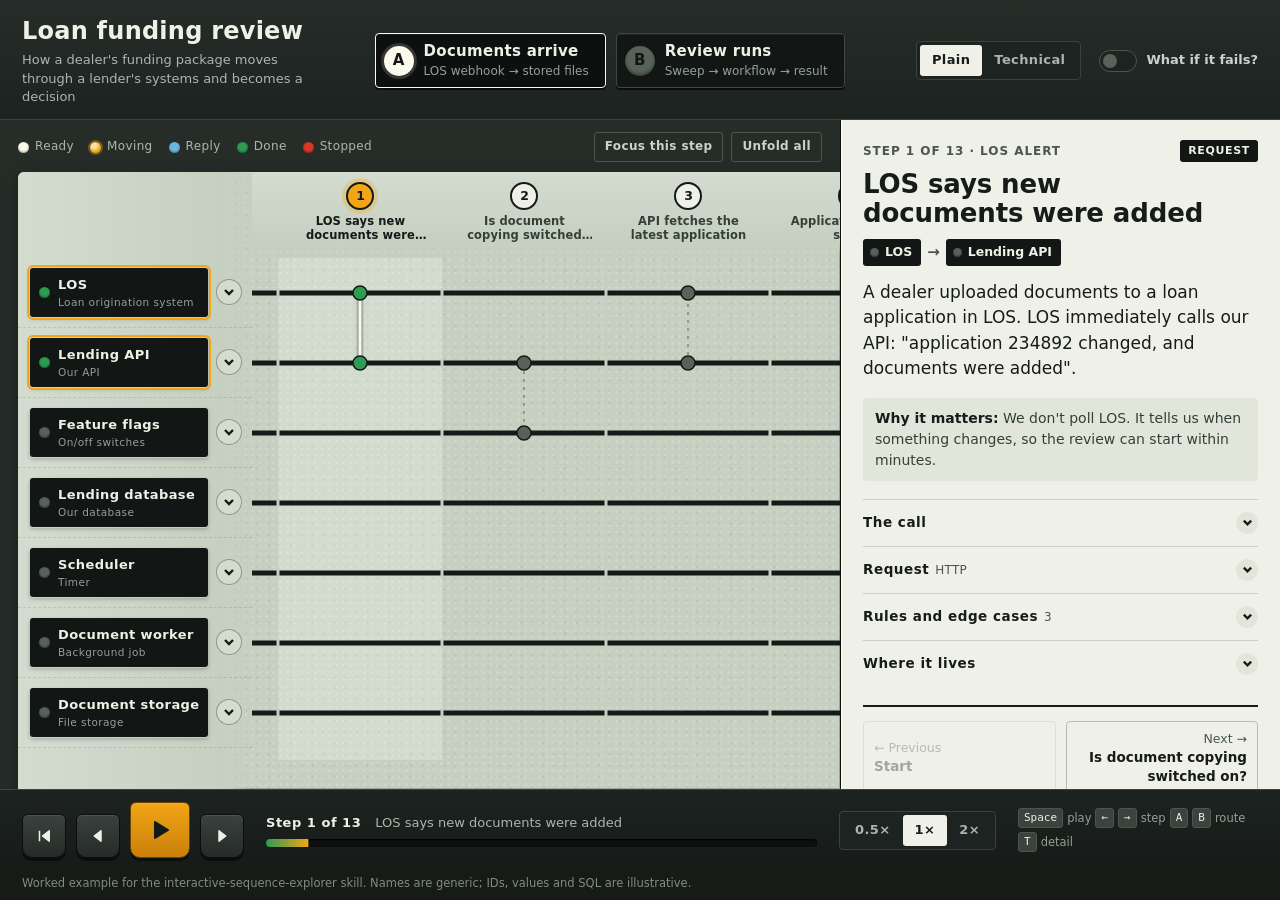
<file: interactive-sequence-explorer/examples/loan-funding-review/index.html>
<!doctype html>
<!--
Built by the interactive-sequence-explorer skill. Do not edit this file by hand:
edit the flow data and rerun build.js.
World: railway signal-box mimic panel. Each system is a track, each call a lit train
travelling its route. Lamps: white = route set, amber = moving, green = done, red = stopped.
-->
<html lang="en">
<head>
<meta charset="utf-8">
<meta name="viewport" content="width=device-width, initial-scale=1">
<title>Loan funding review</title>
<style>
:root{
  --cabinet:#262d29;
  --cabinet-2:#1d2320;
  --cabinet-edge:#3a433e;
  --enamel:#c6d0c1;
  --enamel-hi:#d3dccf;
  --enamel-lo:#b3bead;
  --ink:#141a17;
  --ink-2:#334038;
  --ink-3:#4c5a51;
  --plate:#eff1e8;
  --plate-2:#e2e6da;
  --plate-ink:#161c19;
  --plate-mute:#4a564e;
  --name:#121614;
  --name-ink:#eef1e6;
  --lamp-off:#56625a;
  --lamp-set:#fbf8ec;
  --lamp-occ:#f2a516;
  --lamp-occ-deep:#c9800a;
  --lamp-done:#2e9a52;
  --lamp-stop:#d4392a;
  --lamp-ret:#6cb8e0;
  --code-bg:#1a201d;
  --code-ink:#e3e8dc;
  --code-key:#9fd3a8;
  --code-str:#f3c879;
  --code-num:#9cc8ef;
  --code-lit:#f0928a;
  --code-mute:#8a978e;
  --font:"Bahnschrift","DIN Alternate","DIN 2014","D-DIN","Roboto Condensed","Arial Narrow",system-ui,sans-serif;
  --mono:"Cascadia Mono","Cascadia Code",Consolas,"SFMono-Regular",ui-monospace,monospace;
  --lane-w:212px;
  --stud-h:86px;
  --ease:cubic-bezier(.16,1,.3,1);
}
*{box-sizing:border-box}
html,body{margin:0;height:100%}
body{background:var(--cabinet);color:var(--name-ink);font-family:var(--font);font-size:15px;line-height:1.45;-webkit-font-smoothing:antialiased}
button{font:inherit;color:inherit}
:focus-visible{outline:3px solid var(--lamp-occ);outline-offset:2px}
.board :focus-visible,.plate :focus-visible{outline:3px solid var(--ink);outline-offset:2px;box-shadow:0 0 0 6px var(--lamp-occ)}
kbd{font-family:var(--mono);font-size:11px;padding:1px 5px;border-radius:3px;background:var(--cabinet-edge);color:var(--name-ink);border:1px solid #4b5650}

.app{height:100dvh;display:grid;grid-template-rows:auto minmax(0,1fr) auto auto;min-height:560px}

/* header */
.hdr{display:grid;grid-template-columns:auto 1fr auto;align-items:center;gap:28px;padding:14px 22px 12px;border-bottom:1px solid var(--cabinet-edge);background:linear-gradient(var(--cabinet),var(--cabinet-2))}
.hdr h1{margin:0;font-size:24px;font-weight:700;letter-spacing:.01em;font-stretch:condensed;font-variation-settings:"wdth" 75}
.hdr-sub{margin:2px 0 0;color:#aab6ad;font-size:13px;max-width:34ch}
.routes{display:flex;gap:10px;justify-content:center}
.route-plate{display:grid;grid-template-columns:auto 1fr;grid-template-rows:auto auto;column-gap:10px;align-items:center;text-align:left;padding:7px 16px 7px 8px;background:var(--name);border:1px solid #3f4943;border-radius:4px;cursor:pointer;box-shadow:inset 0 1px 0 rgba(255,255,255,.06),0 2px 0 #0b0e0c;transition:background .2s,border-color .2s}
.route-plate:hover{border-color:#6c7a71}
.rp-code{grid-row:1/3;width:30px;height:30px;border-radius:50%;display:grid;place-items:center;font-weight:700;font-size:15px;background:var(--lamp-off);color:var(--name);box-shadow:inset 0 -2px 3px rgba(0,0,0,.35)}
.rp-name{font-weight:600;font-size:15px;letter-spacing:.02em}
.rp-desc{font-size:12px;color:#94a197}
.route-plate[aria-pressed="true"]{border-color:var(--lamp-set);background:#0d100e}
.route-plate[aria-pressed="true"] .rp-code{background:var(--lamp-set);box-shadow:0 0 0 3px rgba(251,248,236,.16)}
.hdr-tools{display:flex;align-items:center;gap:18px}
.seg{display:inline-flex;background:var(--cabinet-2);border:1px solid var(--cabinet-edge);border-radius:4px;padding:3px}
.seg-btn{border:0;background:transparent;padding:6px 12px;border-radius:3px;font-size:13px;font-weight:600;letter-spacing:.03em;color:#aab6ad;cursor:pointer}
.seg-btn:hover{color:var(--name-ink)}
.seg-btn[aria-pressed="true"]{background:var(--plate);color:var(--plate-ink)}
.switch{display:inline-flex;align-items:center;gap:9px;cursor:pointer;font-size:13px;font-weight:600;color:#c9d3cb}
.switch input{position:absolute;opacity:0;width:1px;height:1px}
.switch-track{width:38px;height:22px;border-radius:11px;background:var(--cabinet-2);border:1px solid #4b5650;position:relative;transition:background .2s}
.switch-track::after{content:"";position:absolute;top:3px;left:3px;width:14px;height:14px;border-radius:50%;background:var(--lamp-off);transition:transform .25s var(--ease),background .2s}
.switch input:checked+.switch-track{background:#3a1814;border-color:var(--lamp-stop)}
.switch input:checked+.switch-track::after{transform:translateX(16px);background:var(--lamp-stop);box-shadow:inset 0 -2px 0 rgba(0,0,0,.25)}
.switch input:focus-visible+.switch-track{outline:3px solid var(--lamp-occ);outline-offset:2px}

/* main */
.main{display:grid;grid-template-columns:minmax(0,1fr) minmax(360px,440px);min-height:0}
.board-wrap{display:flex;flex-direction:column;min-width:0;min-height:0;padding:12px 0 0 18px}
.board-head{display:flex;justify-content:space-between;align-items:center;gap:16px;padding:0 18px 10px 0;flex-wrap:wrap}
.board-legend{display:flex;gap:16px;font-size:12px;color:#aab6ad;letter-spacing:.03em}
.board-legend span{display:inline-flex;align-items:center;gap:6px}
.lamp{display:inline-block;width:11px;height:11px;border-radius:50%;background:var(--lamp-off);box-shadow:inset 0 -1px 2px rgba(0,0,0,.4)}
.lamp.l-set{background:var(--lamp-set)}
.lamp.l-occ{background:radial-gradient(circle at 38% 34%,#ffe2a3 0 22%,var(--lamp-occ) 62%);box-shadow:0 0 0 2px rgba(242,165,22,.35)}
.lamp.l-done{background:var(--lamp-done)}
.lamp.l-stop{background:var(--lamp-stop)}
.lamp.l-ret{background:var(--lamp-ret)}
.board-actions{display:flex;gap:8px}
.chip-btn{background:transparent;border:1px solid #4b5650;color:#c9d3cb;border-radius:3px;padding:5px 10px;font-size:12px;font-weight:600;letter-spacing:.03em;cursor:pointer}
.chip-btn:hover{border-color:#8a978e;color:var(--name-ink)}
.chip-btn[aria-pressed="true"]{background:var(--lamp-set);color:var(--name);border-color:var(--lamp-set)}

.board{flex:1;min-height:0;overflow:auto;display:flex;align-items:flex-start;background:var(--enamel);border-radius:6px 0 0 0;box-shadow:inset 0 1px 0 var(--enamel-hi),inset 0 0 0 1px #9aa697,0 6px 18px rgba(0,0,0,.35);background-image:radial-gradient(rgba(255,255,255,.18) 1px,transparent 1.5px),radial-gradient(rgba(0,0,0,.05) 1px,transparent 1.5px);background-size:7px 7px,11px 11px;background-position:0 0,3px 5px;scroll-behavior:smooth}
.lanes{position:sticky;left:0;z-index:3;flex:0 0 var(--lane-w);padding-top:var(--stud-h);background:linear-gradient(90deg,var(--enamel-hi) 0,var(--enamel) 88%,rgba(198,208,193,0));min-height:100%}
.lane{display:flex;align-items:center;gap:8px;padding:0 10px 0 12px;border-bottom:1px dashed rgba(20,26,23,.12);transition:opacity .25s}
.lane-plate{flex:1;min-width:0;display:flex;align-items:center;gap:8px;background:var(--name);color:var(--name-ink);border:0;border-radius:3px;padding:6px 9px;text-align:left;cursor:pointer;box-shadow:0 1px 0 rgba(255,255,255,.4),0 2px 4px rgba(0,0,0,.25)}
.lane-plate:hover{background:#252b28}
.lane-plate .lamp{flex:none}
.lane-name{font-size:13px;font-weight:600;letter-spacing:.03em;line-height:1.15;white-space:nowrap;overflow:hidden;text-overflow:ellipsis}
.lane-kind{display:block;font-size:10.5px;font-weight:400;color:#93a096;letter-spacing:.04em;white-space:nowrap;overflow:hidden;text-overflow:ellipsis}
.lane-fold{flex:none;width:26px;height:26px;border-radius:50%;border:1px solid rgba(20,26,23,.35);background:var(--enamel-hi);color:var(--ink);cursor:pointer;display:grid;place-items:center}
.lane-fold svg{width:12px;height:12px;stroke:currentColor;stroke-width:2.4;fill:none;transition:transform .3s var(--ease)}
.lane.folded .lane-fold svg{transform:rotate(-90deg)}
.lane.folded .lane-plate{padding:2px 9px;box-shadow:none;background:#2f3632}
.lane.folded .lane-kind{display:none}
.lane.folded .lane-name{font-size:11px}
.lane.active .lane-plate{outline:2px solid var(--lamp-occ);outline-offset:1px}

.tracks{position:relative;flex:none}
.studs{position:sticky;top:0;z-index:2;display:flex;height:var(--stud-h);background:linear-gradient(var(--enamel-hi),var(--enamel) 80%,rgba(198,208,193,0))}
.stud{flex:none;display:flex;flex-direction:column;align-items:center;justify-content:flex-start;gap:5px;padding-top:10px;border:0;background:transparent;cursor:pointer;color:var(--ink-2)}
.stud-num{width:28px;height:28px;border-radius:50%;display:grid;place-items:center;font-size:12.5px;font-weight:700;background:var(--plate);color:var(--ink);border:2px solid var(--ink);transition:background .25s,color .25s,box-shadow .25s}
.stud-title{font-size:11.5px;line-height:1.2;font-weight:600;text-align:center;max-width:136px;letter-spacing:.01em;display:-webkit-box;-webkit-line-clamp:2;-webkit-box-orient:vertical;overflow:hidden}
.stud.done .stud-num{background:#1f7a3d;color:#fff;border-color:#155a2c}
.stud.current .stud-num{background:var(--lamp-occ);border-color:var(--ink);box-shadow:0 0 0 4px rgba(242,165,22,.3)}
.stud.current .stud-title{color:var(--ink)}
.stud.alt .stud-num{border-color:var(--lamp-stop);border-style:dashed}
.stud.alt.current .stud-num{background:var(--lamp-stop);color:#fff}
.stud:hover .stud-title{color:var(--ink)}
.svg{display:block;overflow:visible}

/* svg parts */
.trk{stroke:var(--ink);stroke-width:5;stroke-linecap:butt}
.trk-folded{stroke:var(--ink-3);stroke-width:2}
.joint{stroke:var(--enamel);stroke-width:3}
.trk-occ{stroke:var(--lamp-occ);stroke-width:5}
.col-band{fill:rgba(255,255,255,.0);transition:fill .3s}
.col-band.on{fill:rgba(255,255,255,.22)}
.route{fill:none;stroke:var(--ink-3);stroke-width:2;stroke-dasharray:3 5;opacity:.45}
.route.set{stroke:var(--lamp-set);stroke-dasharray:none;stroke-width:3;opacity:1;filter:drop-shadow(0 0 1.5px rgba(20,26,23,.9))}
.route.past{stroke:var(--lamp-done);stroke-dasharray:none;stroke-width:2;opacity:.75}
.route.alt{stroke:var(--lamp-stop)}
.lmp{stroke:var(--ink);stroke-width:1.5;fill:var(--lamp-off)}
.lmp.set{fill:var(--lamp-set)}
.lmp.occ{fill:var(--lamp-occ);filter:drop-shadow(0 0 5px rgba(242,165,22,.9))}
.lmp.done{fill:var(--lamp-done)}
.lmp.stop{fill:var(--lamp-stop);filter:drop-shadow(0 0 5px rgba(212,57,42,.8))}
.lmp.past{fill:#5f9c70}
.lmp.ret{fill:var(--lamp-ret)}
.self-loop{fill:none;stroke-width:3}
.train rect{fill:var(--lamp-occ);stroke:var(--ink);stroke-width:1.5}
.train text{font-family:var(--font);font-size:11px;font-weight:700;fill:var(--ink);letter-spacing:.02em}
.train.stop rect{fill:var(--lamp-stop)}
.train.stop text{fill:#fff}
.train.ret rect{fill:var(--lamp-ret)}
.trk-occ.ret{stroke:var(--lamp-ret)}
.train-glow{fill:var(--lamp-occ);opacity:.35;filter:blur(6px)}
.berth{font-family:var(--font);font-size:10.5px;font-weight:600;fill:var(--ink-2);letter-spacing:.03em}

/* plate */
.plate{background:var(--plate);color:var(--plate-ink);overflow:auto;border-left:1px solid #0c0f0d;box-shadow:inset 1px 0 0 #fff;padding:20px 22px 28px;min-height:0}
.p-top{display:flex;justify-content:space-between;align-items:center;gap:10px;margin-bottom:8px}
.p-pos{font-size:12px;font-weight:700;letter-spacing:.08em;color:var(--plate-mute)}
.p-kind{font-size:11px;font-weight:700;letter-spacing:.06em;padding:3px 8px;border-radius:3px;background:var(--name);color:var(--name-ink)}
.p-kind.alt{background:var(--lamp-stop);color:#fff}
.p-title{margin:0 0 12px;font-size:26px;line-height:1.1;font-weight:700;letter-spacing:-.005em;font-stretch:condensed;font-variation-settings:"wdth" 80;text-wrap:balance}
.p-route{display:flex;flex-wrap:wrap;align-items:center;gap:6px;margin:0 0 14px}
.p-stop{display:inline-flex;align-items:center;gap:6px;padding:4px 9px 4px 7px;border-radius:3px;background:var(--name);color:var(--name-ink);font-size:12.5px;font-weight:600;cursor:pointer;border:0}
.p-stop .lamp{width:9px;height:9px}
.p-arrow{color:var(--plate-mute);font-weight:700}
.p-story{font-size:17px;line-height:1.5;margin:0 0 16px;max-width:60ch;text-wrap:pretty}
.p-why{margin:0 0 18px;padding:10px 12px;background:var(--plate-2);border-radius:4px;font-size:14px;line-height:1.5;color:var(--ink-2)}
.p-why b{color:var(--plate-ink)}
.p-rt{display:grid;gap:4px;margin:0 0 14px;font-size:13px}
.p-rt span{display:flex;gap:8px;align-items:center}
.p-rt i{display:inline-block;min-width:62px;font-style:normal;font-size:11px;font-weight:700;letter-spacing:.06em;color:var(--plate-mute)}
.p-rt b{font-family:var(--mono);font-size:12px;padding:2px 7px;border-radius:3px;border:1px solid var(--ink);background:var(--lamp-occ);color:var(--ink)}
.p-rt .back b{background:var(--lamp-ret)}
.call{display:flex;align-items:baseline;gap:8px;flex-wrap:wrap;margin:0 0 14px;padding:10px 12px;background:var(--code-bg);color:var(--code-ink);border-radius:4px;font-family:var(--mono);font-size:12.5px;line-height:1.5;word-break:break-all}
.verb{font-weight:700;padding:1px 6px;border-radius:2px;background:var(--lamp-occ);color:var(--ink);flex:none}
.verb.v-get{background:#9cc8ef}
.verb.v-sql{background:#9fd3a8}
.verb.v-aws{background:#f3c879}
.verb.v-sdk{background:#d7c1f2}
.verb.v-in{background:var(--plate-2)}
details.sec{border-top:1px solid #c9cfc1;padding:2px 0}
details.sec>summary{list-style:none;display:flex;justify-content:space-between;align-items:center;gap:10px;padding:10px 0;cursor:pointer;font-weight:700;font-size:13.5px;letter-spacing:.04em}
details.sec>summary::-webkit-details-marker{display:none}
details.sec>summary .cnt{font-weight:400;color:var(--plate-mute);font-size:12px;letter-spacing:.02em;margin-left:6px}
details.sec>summary .chev{width:22px;height:22px;border-radius:50%;background:var(--plate-2);display:grid;place-items:center;flex:none;transition:transform .3s var(--ease)}
details.sec>summary .chev svg{width:11px;height:11px;stroke:var(--plate-ink);stroke-width:2.6;fill:none}
details.sec[open]>summary .chev{transform:rotate(180deg)}
.sec-body{padding:0 0 14px}
.kv{display:grid;grid-template-columns:max-content 1fr;gap:5px 12px;margin:0;font-size:13px}
.kv dt{font-weight:700;color:var(--plate-mute)}
.kv dd{margin:0;font-family:var(--mono);font-size:12.5px;word-break:break-word}
.codebox{position:relative;margin:8px 0 0}
.codebox pre{margin:0;max-height:340px;overflow:auto;padding:12px 14px;background:var(--code-bg);color:var(--code-ink);border-radius:4px;font-family:var(--mono);font-size:12px;line-height:1.55;white-space:pre}
.codebox .cap{display:flex;justify-content:space-between;align-items:center;font-size:12px;font-weight:700;color:var(--plate-mute);letter-spacing:.04em}
.copy{border:1px solid #b7bfb2;background:transparent;border-radius:3px;padding:2px 8px;font-size:11px;font-weight:700;cursor:pointer;color:var(--plate-mute)}
.copy:hover{color:var(--plate-ink);border-color:var(--plate-ink)}
.copy.ok{background:#1f7a3d;color:#fff;border-color:#1f7a3d}
.j-k{color:var(--code-key)}.j-s{color:var(--code-str)}.j-n{color:var(--code-num)}.j-l{color:var(--code-lit)}.j-c{color:var(--code-mute);font-style:italic}
.tbl{margin:10px 0 0;border:1px solid #c9cfc1;border-radius:4px;overflow:hidden}
.tbl-h{display:flex;justify-content:space-between;gap:8px;align-items:baseline;padding:7px 10px;background:var(--name);color:var(--name-ink)}
.tbl-name{font-family:var(--mono);font-size:12.5px;font-weight:700}
.tbl-op{font-size:11px;font-weight:700;letter-spacing:.06em;color:var(--lamp-occ)}
.tbl-cols{margin:0;padding:8px 10px;list-style:none;display:grid;gap:3px;font-size:12.5px}
.tbl-cols li{display:grid;grid-template-columns:minmax(120px,max-content) 1fr;gap:10px}
.tbl-cols code{font-family:var(--mono);font-size:12px;color:var(--plate-ink)}
.tbl-cols span{color:var(--ink-3)}
details.tbl-sql{border-top:1px solid #c9cfc1}
details.tbl-sql>summary{list-style:none;cursor:pointer;display:flex;justify-content:space-between;align-items:center;padding:6px 10px;font-size:12px;font-weight:700;letter-spacing:.05em;color:var(--plate-mute)}
details.tbl-sql>summary::-webkit-details-marker{display:none}
details.tbl-sql>summary::after{content:'+';font-family:var(--mono);font-size:14px}
details.tbl-sql[open]>summary::after{content:'-'}
details.tbl-sql .codebox{margin:0 10px 10px}
.tbl-uses{margin:0;padding:6px 10px 8px;list-style:none;display:grid;gap:3px;font-size:12.5px}
.tbl-uses a{color:var(--plate-ink)}
ul.notes{margin:4px 0 0;padding-left:18px;font-size:13.5px;line-height:1.5}
ul.notes li{margin:0 0 5px}
ul.notes code,.p-story code,.p-why code{font-family:var(--mono);font-size:.88em;background:var(--plate-2);padding:0 4px;border-radius:2px}
.refs{display:flex;flex-wrap:wrap;gap:6px;margin-top:6px}
.ref{font-size:12px;font-weight:600;padding:3px 8px;border-radius:3px;border:1px solid #b7bfb2;color:var(--ink-2)}
.p-nav{display:flex;justify-content:space-between;gap:10px;margin-top:18px;padding-top:14px;border-top:2px solid var(--plate-ink)}
.p-nav button{flex:1;text-align:left;border:1px solid #b7bfb2;background:transparent;border-radius:4px;padding:8px 10px;cursor:pointer;font-size:12.5px;color:var(--plate-mute)}
.p-nav button b{display:block;color:var(--plate-ink);font-size:13.5px}
.p-nav button:last-child{text-align:right}
.p-nav button:hover{border-color:var(--plate-ink)}
.p-nav button:disabled{opacity:.35;cursor:default}
.lane-card .p-story{font-size:16px}

/* console */
.console{display:grid;grid-template-columns:auto minmax(0,1fr) auto auto;align-items:center;gap:22px;padding:12px 22px;background:linear-gradient(var(--cabinet-2),#161b18);border-top:1px solid var(--cabinet-edge)}
.lever-group{display:flex;align-items:flex-end;gap:10px}
.lever{width:44px;height:44px;border-radius:6px 6px 10px 10px;border:1px solid #0b0e0c;background:linear-gradient(#3a423e,#252b28);cursor:pointer;display:grid;place-items:center;box-shadow:inset 0 1px 0 rgba(255,255,255,.1),0 3px 0 #0b0e0c;transition:transform .12s,box-shadow .12s}
.lever svg{width:18px;height:18px;fill:var(--name-ink);stroke:var(--name-ink);stroke-width:2;stroke-linejoin:round}
.lever:hover{background:linear-gradient(#46504a,#2c3330)}
.lever:active{transform:translateY(2px);box-shadow:inset 0 1px 0 rgba(255,255,255,.1),0 1px 0 #0b0e0c}
.lever-main{width:60px;height:56px;background:linear-gradient(#f2a516,#c9800a);border-color:#6b4405}
.lever-main:hover{background:linear-gradient(#f7b638,#d68c12)}
.lever-main svg{width:24px;height:24px;fill:var(--ink);stroke:var(--ink)}
.lever-main .ic-pause{display:none}
.app.playing .lever-main .ic-play{display:none}
.app.playing .lever-main .ic-pause{display:block}
.progress{min-width:0}
.progress-text{display:flex;gap:14px;align-items:baseline;font-size:13px;margin-bottom:6px}
#posText{font-weight:700;letter-spacing:.04em}
.phase-text{color:#aab6ad;white-space:nowrap;overflow:hidden;text-overflow:ellipsis}
.rail{height:8px;border-radius:4px;background:#0d100e;box-shadow:inset 0 1px 2px #000;overflow:hidden}
.rail-fill{height:100%;width:100%;transform:scaleX(0);transform-origin:left center;background:linear-gradient(90deg,var(--lamp-done),var(--lamp-occ));transition:transform .4s var(--ease)}
.kbd-hint{margin:0;font-size:11.5px;color:#93a096;display:flex;gap:4px;align-items:center;flex-wrap:wrap;max-width:240px}
.synthetic{margin:0;padding:5px 22px 8px;font-size:11.5px;color:#7f8c83;background:#161b18}
.sr-only{position:absolute;width:1px;height:1px;padding:0;margin:-1px;overflow:hidden;clip:rect(0 0 0 0);white-space:nowrap;border:0}
.lane-card a{color:var(--plate-ink);font-weight:600;text-decoration:underline;text-underline-offset:3px}

@media (max-width:1100px){
  .hdr{grid-template-columns:1fr auto;row-gap:10px}
  .routes{grid-column:1/-1;grid-row:2;justify-content:flex-start}
  .kbd-hint{display:none}
  .console{grid-template-columns:auto minmax(0,1fr) auto}
}
@media (max-width:820px){
  :root{--lane-w:136px;--stud-h:78px}
  .app{height:auto;min-height:100dvh;grid-template-rows:auto auto auto auto}
  .hdr{grid-template-columns:1fr;padding:12px 14px}
  .hdr-sub{max-width:none}
  .routes{overflow-x:auto}
  .route-plate{flex:none}
  .hdr-tools{flex-wrap:wrap;gap:12px}
  .main{grid-template-columns:1fr}
  .board-wrap{padding:10px 0 0 10px}
  .board{height:62vh}
  .board-legend{flex-wrap:wrap;gap:10px}
  .lane-kind{display:none}
  .lane{padding:0 6px 0 6px}
  .lane-fold{width:22px;height:22px}
  .plate{border-left:0;border-top:1px solid #0c0f0d}
  .p-title{font-size:23px}
  .console{position:sticky;bottom:0;z-index:5;grid-template-columns:auto 1fr;gap:12px;padding:10px 14px}
  .speed{grid-column:1/-1;justify-self:end;margin-top:-4px}
  .hdr-sub{display:none}
  .routes{display:grid;grid-template-columns:1fr 1fr;gap:8px;overflow:visible}
  .route-plate{min-width:0;padding:8px 10px}
  .rp-desc{display:none}
  #posText{white-space:nowrap}
  .phase-text{display:none}
}
@media (prefers-reduced-motion:reduce){
  *,*::before,*::after{transition-duration:.01ms!important;animation-duration:.01ms!important;scroll-behavior:auto!important}
}

</style>
</head>
<body>
<div class="app" id="app">
  <header class="hdr">
    <div class="hdr-title">
      <h1 id="hdrTitle"></h1>
      <p class="hdr-sub" id="hdrSub"></p>
    </div>
    <nav class="routes" id="routes" aria-label="Choose a sequence"></nav>
    <div class="hdr-tools">
      <div class="seg" role="group" aria-label="Detail level">
        <button class="seg-btn" data-level="plain" aria-pressed="true">Plain</button>
        <button class="seg-btn" data-level="tech" aria-pressed="false">Technical</button>
      </div>
      <label class="switch" id="whatifWrap" title="Insert the failure branches into the sequence">
        <input type="checkbox" id="whatif"><span class="switch-track" aria-hidden="true"></span><span class="switch-label">What if it fails?</span>
      </label>
    </div>
  </header>

  <main class="main">
    <section class="board-wrap" aria-label="Sequence diagram">
      <div class="board-head">
        <div class="board-legend" aria-label="Lamp legend">
          <span><i class="lamp l-set"></i>Ready</span>
          <span><i class="lamp l-occ"></i>Moving</span>
          <span><i class="lamp l-ret"></i>Reply</span>
          <span><i class="lamp l-done"></i>Done</span>
          <span><i class="lamp l-stop"></i>Stopped</span>
        </div>
        <div class="board-actions">
          <button class="chip-btn" id="focusLanes" aria-pressed="false" title="Fold every track this step doesn't use">Focus this step</button>
          <button class="chip-btn" id="unfoldAll">Unfold all</button>
        </div>
      </div>
      <div class="board" id="board">
        <div class="lanes" id="lanes" role="list"></div>
        <div class="tracks" id="tracks">
          <div class="studs" id="studs" role="group" aria-label="Steps"></div>
          <svg id="svg" class="svg" aria-hidden="true"></svg>
        </div>
      </div>
    </section>

    <aside class="plate" id="plate" aria-label="Step detail"></aside>
  </main>
  <div id="sr" class="sr-only" aria-live="polite"></div>

  <footer class="console" aria-label="Playback">
    <div class="lever-group">
      <button class="lever" id="btnRestart" aria-label="Restart sequence" title="Restart (Home)"><svg viewBox="0 0 24 24"><path d="M6 5v14M19 5l-9 7 9 7z"/></svg></button>
      <button class="lever" id="btnPrev" aria-label="Previous step" title="Previous (&larr;)"><svg viewBox="0 0 24 24"><path d="M16 5l-9 7 9 7z"/></svg></button>
      <button class="lever lever-main" id="btnPlay" aria-label="Play" title="Play / pause (Space)"><svg viewBox="0 0 24 24" class="ic-play"><path d="M7 4l13 8-13 8z"/></svg><svg viewBox="0 0 24 24" class="ic-pause"><path d="M7 4h4v16H7zM14 4h4v16h-4z"/></svg></button>
      <button class="lever" id="btnNext" aria-label="Next step" title="Next (&rarr;)"><svg viewBox="0 0 24 24"><path d="M8 5l9 7-9 7z"/></svg></button>
    </div>
    <div class="progress">
      <div class="progress-text"><span id="posText">Step 1</span><span id="phaseText" class="phase-text"></span></div>
      <div class="rail" id="rail" aria-hidden="true"><div class="rail-fill" id="railFill"></div></div>
    </div>
    <div class="speed seg" role="group" aria-label="Speed">
      <button class="seg-btn" data-speed="0.5" aria-pressed="false">0.5&times;</button>
      <button class="seg-btn" data-speed="1" aria-pressed="true">1&times;</button>
      <button class="seg-btn" data-speed="2" aria-pressed="false">2&times;</button>
    </div>
    <p class="kbd-hint" id="kbdHint"></p>
  </footer>
  <p class="synthetic" id="footnote"></p>
</div>
<script>
// Worked example: loan funding review (scrubbed). See reference/data-schema.md.
window.FLOW = {
  "meta": {
    "title": "Loan funding review",
    "subtitle": "How a dealer's funding package moves through a lender's systems and becomes a decision",
    "footnote": "Worked example for the interactive-sequence-explorer skill. Names are generic; IDs, values and SQL are illustrative.",
    "phasesPlain": {
      "Webhook": "LOS alert",
      "Sweep": "Timer check",
      "Stipulations": "Lender conditions"
    }
  },
  "lanes": {
    "los": {
      "name": "LOS",
      "kind": "Loan origination system",
      "plain": "The dealer-facing loan origination system. It holds each application and the documents the dealer uploads.",
      "tech": [
        [
          "Owner",
          "External (the LOS vendor)"
        ],
        [
          "Calls us",
          "POST /v1/webhooks/los/applications/{applicationNumber}"
        ],
        [
          "We call it",
          "\"application fetch\" (application) and \"documents fetch\" (documents) data sources through Los.Sdk"
        ]
      ],
      "refs": [
        "los-sdk"
      ],
      "kindPlain": "Loan origination system"
    },
    "api": {
      "name": "Lending API",
      "kind": "api-host Lambda",
      "plain": "Our API. It receives LOS's alerts, imports the application and serves the funder portal.",
      "tech": [
        [
          "Runtime",
          ".NET 10 api-host Lambda behind API Gateway, CloudFront and WAF"
        ],
        [
          "Auth",
          "Cognito OAuth2 access tokens; scopes lending-api:access, applications:webhook, funding-reviews:read, funding-reviews:decision"
        ],
        [
          "Code",
          "src/Lending.Functions/LosWebhook/LosWebhookEndpoints.cs, FundingReview/FundingReviewPortalEndpoints.cs"
        ]
      ],
      "refs": [
        "lending-api"
      ],
      "kindPlain": "Our API"
    },
    "flags": {
      "name": "Feature flags",
      "kind": "AWS AppConfig",
      "plain": "On/off switches that let us turn a feature on in one environment without a release.",
      "tech": [
        [
          "Service",
          "AWS AppConfig, application lending-api, profile feature-flags"
        ],
        [
          "Flags",
          "los-document-import (document copy), funding-review-sweep (reviews). Both created disabled, in the console"
        ],
        [
          "Refresh",
          "Cached about 15 s by IFeatureFlagsProvider"
        ]
      ],
      "refs": [
        "infrastructure"
      ],
      "kindPlain": "On/off switches"
    },
    "db": {
      "name": "Lending database",
      "kind": "Aurora PostgreSQL",
      "plain": "Where applications, work queues, document records and review results live. Every row belongs to one lender (tenant) and nothing can be deleted.",
      "tech": [
        [
          "Engine",
          "Aurora PostgreSQL 17 through RDS Proxy, IAM auth as lending_app_iam"
        ],
        [
          "Isolation",
          "Row-level security per TenantId; tenant-scoped foreign keys"
        ],
        [
          "Integrity",
          "Append-only triggers, frozen finished rows, two-way state checks"
        ],
        [
          "Schema",
          "Lending.Database package (EF Core migrations)"
        ]
      ],
      "refs": [
        "lending-database"
      ],
      "kindPlain": "Our database",
      "store": true
    },
    "sched": {
      "name": "Scheduler",
      "kind": "EventBridge Scheduler",
      "plain": "A clock. Every five minutes it wakes a background worker to see if there is work.",
      "tech": [
        [
          "Service",
          "Amazon EventBridge Scheduler, rate(5 minutes), UTC"
        ],
        [
          "Retries",
          "None on the schedule; the Lambda's async invoke retries a failed run twice"
        ],
        [
          "Input",
          "{\"job\":\"sweep\",\"scheduledTime\":<aws.scheduler.scheduled-time>,\"executionId\":<aws.scheduler.execution-id>}"
        ]
      ],
      "refs": [
        "infrastructure"
      ],
      "kindPlain": "Timer"
    },
    "worker": {
      "name": "Document worker",
      "kind": "los-document-jobs Lambda",
      "plain": "A background job that copies new or changed documents from LOS into our own secure storage.",
      "tech": [
        [
          "Function",
          "…-compute-los-document-jobs: arm64, 2048 MB, 300 s, reserved concurrency 1"
        ],
        [
          "Bundle",
          "api-host bundle with Lending__FunctionSurface=los-document-jobs"
        ],
        [
          "May",
          "Read the documents secret, GenerateDataKey on the PII key, connect as lending_app_iam, read feature flags, PutObject under los/tenants/"
        ]
      ],
      "refs": [
        "lending-api · DocumentSync"
      ],
      "kindPlain": "Background job"
    },
    "s3": {
      "name": "Document storage",
      "kind": "Amazon S3",
      "plain": "Secure file storage. Originals are kept forever (until a retention period is set) and every file is encrypted.",
      "tech": [
        [
          "Documents bucket",
          "…-compute-application-docs-{account}, prefix los/tenants/: versioned, SSE-KMS with the PII key, deletes denied, access-logged"
        ],
        [
          "Artifacts bucket",
          "…-funding-review-artifacts-{account}, prefix funding/tenants/: the document review's parses, encrypted again by the app"
        ]
      ],
      "refs": [
        "infrastructure"
      ],
      "kindPlain": "File storage"
    },
    "sweep": {
      "name": "Review sweep",
      "kind": "funding-review-jobs Lambda",
      "plain": "A background job that spots applications whose documents changed and starts a review for them.",
      "tech": [
        [
          "Function",
          "…-compute-funding-review-jobs: VPC, 512 MB, 300 s, reserved concurrency 1"
        ],
        [
          "May",
          "states:StartExecution on the funding-review state machine only; GenerateDataKey (PII envelope); RDS Proxy; AppConfig"
        ],
        [
          "Settings",
          "Lending:FundingReview:StartAgainAfter 1 min, RetireRunningAfter 75 min, MaxActiveRuns = steps reserved concurrency ÷ document concurrency"
        ]
      ],
      "refs": [
        "lending-api · FundingReview"
      ],
      "kindPlain": "Background job"
    },
    "sfn": {
      "name": "Workflow engine",
      "kind": "AWS Step Functions",
      "plain": "Runs the review's steps in order, retries a step when something is busy, and catches failures. It only ever passes IDs between steps, never customer data.",
      "tech": [
        [
          "State machine",
          "funding-review (STANDARD), execution name run-{runId}, timeout 3600 s, X-Ray on, logs ERROR without execution data"
        ],
        [
          "States",
          "Begin → Documents (Map) → Rules → SecondReading → Stips → Score → Finalize; any failure → MarkFailed → Fail"
        ],
        [
          "Retries",
          "Lambda throttles 15× up to 300 s; ModelThrottled on Document, SecondReading, Stips"
        ]
      ],
      "refs": [
        "infrastructure"
      ],
      "kindPlain": "Workflow"
    },
    "steps": {
      "name": "Review worker",
      "kind": "funding-review-steps Lambda",
      "plain": "Does the actual work of each step: reads the documents, checks the funding rules and scores the results.",
      "tech": [
        [
          "Function",
          "…-compute-funding-review-steps: VPC, 3008 MB, 900 s, reserved concurrency 5 (dev) / 10 (prod)"
        ],
        [
          "Engine",
          "Documents.Sdk in-process: PdfPig, PDFium, Textract, Bedrock, GoRules ZEN"
        ],
        [
          "Event",
          "{step, runId, tenantId, executionArn?, documentId?, error?, failure?} → {step, status, documentIds?, counts?}"
        ]
      ],
      "refs": [
        "lending-api · FundingReview"
      ],
      "kindPlain": "Workflow worker"
    },
    "textract": {
      "name": "Text reader",
      "kind": "Amazon Textract",
      "plain": "Turns scanned pages (pictures of paper) into text the system can read.",
      "tech": [
        [
          "API",
          "DetectDocumentText, synchronous, one page image per call (no S3 input)"
        ],
        [
          "When",
          "A PDF page with under 20 characters of text layer (under 200 if mostly image), each TIFF frame and each image, rendered at 200 dpi"
        ]
      ],
      "refs": [
        "documents-sdk"
      ],
      "kindPlain": "Scan-to-text service"
    },
    "bedrock": {
      "name": "AI reader",
      "kind": "Amazon Bedrock",
      "plain": "An AI model that reads the documents' fields and, separately, double-checks anything the rules flagged without being told the expected answer.",
      "tech": [
        [
          "API",
          "Bedrock Runtime Converse, structured output as one forced tool"
        ],
        [
          "Model",
          "Cross-region inference profile us.anthropic.claude-haiku-5-5 (us-east-1, us-east-2, us-west-2)"
        ],
        [
          "Guard",
          "IAM allows only that profile and the model behind it; hourly token alarm"
        ]
      ],
      "refs": [
        "documents-sdk"
      ],
      "kindPlain": "AI service"
    },
    "portal": {
      "name": "Funder portal",
      "kind": "Review UI",
      "plain": "Where a funder reviews the result, answers flagged checks and approves or returns the package.",
      "tech": [
        [
          "App",
          "funding-frontend (Next.js)"
        ],
        [
          "Calls",
          "lending-api /v1/funding-reviews/... with a client_credentials token; the funder's email in X-On-Behalf-Of-Actor-Email"
        ]
      ],
      "refs": [
        "funding-portal"
      ],
      "kindPlain": "Review screen"
    }
  },
  "seqs": {
    "a": {
      "code": "A",
      "title": "Documents arrive",
      "lanes": [
        "los",
        "api",
        "flags",
        "db",
        "sched",
        "worker",
        "s3"
      ],
      "steps": [
        {
          "id": "a1",
          "route": [
            "los",
            "api"
          ],
          "label": "docsAdded",
          "phase": "Webhook",
          "title": "LOS says new documents were added",
          "story": "A dealer uploaded documents to a loan application in LOS. LOS immediately calls our API: \"application 234892 changed, and documents were added\".",
          "why": "We don't poll LOS. It tells us when something changes, so the review can start within minutes.",
          "call": {
            "verb": "POST",
            "text": "/v1/webhooks/los/applications/{applicationNumber}?docsAdded=true"
          },
          "kv": [
            [
              "Auth",
              "Bearer token with scope lending-api:access or applications:webhook"
            ],
            [
              "Route rule",
              "applicationNumber: 1 to 18 digits"
            ],
            [
              "Idempotency",
              "X-LOS-Delivery-Id is hashed into the import's idempotency key"
            ]
          ],
          "req": {
            "cap": "Request",
            "lang": "http",
            "body": "POST /v1/webhooks/los/applications/234892?docsAdded=true HTTP/1.1\nHost: <api host>\nAuthorization: Bearer <access token>\nX-LOS-Delivery-Id: delivery-docs-f86e20e8a7dd469f8625218ab9093a54\nContent-Length: 0"
          },
          "notes": [
            "No request body: the application number in the path is the whole message.",
            "<code>docsAdded</code> is read only while the <code>los-document-import</code> flag is on. With the flag on, any value but <code>true</code> or <code>false</code> returns <code>422 los-webhook.validation-failed</code> before LOS is called.",
            "A bad application number returns <code>422</code>: <code>'applicationNumber' must contain 1 to 18 digits.</code>"
          ],
          "refs": [
            "los-sdk",
            "lending-api"
          ],
          "labelPlain": "new docs"
        },
        {
          "id": "a2",
          "route": [
            "api",
            "flags"
          ],
          "label": "flag?",
          "phase": "Webhook",
          "title": "Is document copying switched on?",
          "story": "The API checks a switch, once per request. If document copying is switched off, it imports the application and ignores the documents.",
          "why": "Each environment can turn this on separately, without shipping new code.",
          "call": {
            "verb": "SDK",
            "text": "IFeatureFlagsProvider.GetAsync() → FeatureFlags.LosDocumentImport"
          },
          "kv": [
            [
              "Flag",
              "los-document-import"
            ],
            [
              "Store",
              "AppConfig lending-api / feature-flags"
            ],
            [
              "Default",
              "Off (created disabled in the console)"
            ]
          ],
          "res": {
            "cap": "Flag value (AppConfig feature-flags profile)",
            "lang": "json",
            "body": "{\n  \"los-document-import\": { \"enabled\": true }\n}"
          },
          "refs": [
            "lending-api",
            "infrastructure"
          ],
          "labelPlain": "switched on?",
          "resLabel": "enabled: true",
          "resLabelPlain": "it's on"
        },
        {
          "id": "a3",
          "route": [
            "api",
            "los"
          ],
          "label": "fetch app",
          "phase": "Import",
          "title": "API fetches the latest application",
          "story": "The API asks LOS for the full, current application (applicants, deal, vehicle, notes) so our copy matches LOS's.",
          "why": "The alert carries only a number. We always fetch fresh data rather than trust a payload.",
          "call": {
            "verb": "SDK",
            "text": "Los.Sdk → LOS \"application fetch\" (consolidated) data source"
          },
          "kv": [
            [
              "Pipeline",
              "import, the same as POST /v1/applications/imports/los with mode: upsert, dryRun: false"
            ],
            [
              "Secret",
              "LOS:ConsolidatedFetchSecretName (Secrets Manager)"
            ],
            [
              "On a redelivery",
              "Same X-LOS-Delivery-Id: replays the stored result, no LOS call"
            ]
          ],
          "res": {
            "cap": "Provider result (summarised)",
            "lang": "json",
            "body": "{\n  \"applicationNumber\": \"234892\",\n  \"providerHttpStatusCode\": 200,\n  \"providerDurationMilliseconds\": 842,\n  \"fields\": { \"Applicant - FirstNm\": \"<encrypted at rest>\", \"Contract - Vehicle VIN\": \"<encrypted at rest>\", \"Customfields.Line Of Business\": \"Indirect\" }\n}"
          },
          "notes": [
            "Applicant data is encrypted with <code>IApplicationPiiEncryptor</code> (KMS envelope) before it is written."
          ],
          "refs": [
            "lending-api",
            "los-sdk"
          ],
          "labelPlain": "get app",
          "resLabel": "application",
          "resLabelPlain": "app details"
        },
        {
          "id": "a4",
          "route": [
            "api",
            "db"
          ],
          "label": "upsert",
          "phase": "Import",
          "title": "Application data is saved",
          "story": "The application and a record of this import are saved. If the application already exists, it's updated in place.",
          "call": {
            "verb": "SQL",
            "text": "UPSERT LoanApplications; INSERT ImportRuns, ImportItems"
          },
          "tables": [
            {
              "name": "LoanApplications",
              "op": "UPSERT",
              "cols": [
                [
                  "Id, TenantId",
                  "the Lending application id"
                ],
                [
                  "InternalApplicationId",
                  "LOS application number (234892)"
                ],
                [
                  "…",
                  "deal, applicants and vehicle (PII encrypted)"
                ]
              ],
              "sql": "INSERT INTO \"LoanApplications\"\n  (\"Id\", \"TenantId\", \"InternalApplicationId\", \"EncryptedDeal\",\n   \"EncryptedApplicants\", \"EncryptedVehicle\", \"UpdatedAt\")\nVALUES (@id, @tenant, '234892', @deal, @applicants, @vehicle, now())\nON CONFLICT (\"TenantId\", \"InternalApplicationId\") DO UPDATE\n   SET \"EncryptedDeal\"       = excluded.\"EncryptedDeal\",\n       \"EncryptedApplicants\" = excluded.\"EncryptedApplicants\",\n       \"EncryptedVehicle\"    = excluded.\"EncryptedVehicle\",\n       \"UpdatedAt\"           = now()\nRETURNING \"Id\";"
            },
            {
              "name": "ImportRuns",
              "op": "INSERT",
              "cols": [
                [
                  "Id",
                  "importRunId returned to LOS"
                ],
                [
                  "Status, SuccessfulCount",
                  "Completed, 1"
                ],
                [
                  "IdempotencyKey, RequestFingerprintSha256",
                  "from X-LOS-Delivery-Id, so a redelivery replays"
                ],
                [
                  "ImportMode, DryRun",
                  "Upsert, false"
                ]
              ],
              "sql": "-- a redelivery with the same key and fingerprint replays this run instead\nINSERT INTO \"ImportRuns\"\n  (\"Id\", \"TenantId\", \"IdempotencyKey\", \"RequestFingerprintSha256\",\n   \"ImportMode\", \"DryRun\", \"Status\", \"SuccessfulCount\", \"CreatedAt\")\nVALUES ('ed883ebe-…', '7d0e1c4a-…', @deliveryId, @fingerprint,\n        'Upsert', false, 'Completed', 1, now());"
            },
            {
              "name": "ImportItems",
              "op": "INSERT",
              "cols": [
                [
                  "ImportRunId",
                  "→ ImportRuns"
                ],
                [
                  "ApplicationNumber, Status",
                  "Succeeded"
                ]
              ],
              "sql": "INSERT INTO \"ImportItems\" (\"Id\", \"ImportRunId\", \"ApplicationNumber\", \"Status\")\nVALUES (@id, 'ed883ebe-…', '234892', 'Succeeded');"
            }
          ],
          "refs": [
            "lending-api",
            "lending-database"
          ],
          "labelPlain": "save app"
        },
        {
          "id": "a5",
          "route": [
            "api",
            "db"
          ],
          "label": "queue sync",
          "phase": "Queue",
          "title": "A document copy job is queued",
          "story": "Because documents were added, the API adds a \"copy this application's documents\" job to a queue. It doesn't wait for the copy, so LOS gets its answer in under a second.",
          "why": "LOS files can be large (one test package was 22 MB), so copying happens in the background.",
          "call": {
            "verb": "SQL",
            "text": "INSERT INTO \"DocumentSyncs\" (...) -- only if this import run has no sync yet"
          },
          "req": {
            "cap": "What is written",
            "lang": "sql",
            "body": "-- LosDocumentSyncQueue looks up the run's sync first (a replay finds it);\n-- UX_DocumentSyncs_ImportRun (TenantId, ImportRunId) is the backstop.\nINSERT INTO \"DocumentSyncs\"\n  (\"Id\", \"TenantId\", \"LoanApplicationId\", \"ApplicationNumber\",\n   \"ImportRunId\", \"Status\", \"AttemptCount\", \"NextAttemptAt\")\nVALUES\n  ('4b1f0d2e-…', '7d0e1c4a-…', 'e6af9133-…', '234892',\n   'ed883ebe-…', 'Pending', 0, now());"
          },
          "tables": [
            {
              "name": "DocumentSyncs",
              "op": "INSERT",
              "cols": [
                [
                  "Status",
                  "Pending"
                ],
                [
                  "AttemptCount",
                  "0"
                ],
                [
                  "NextAttemptAt",
                  "now (set if and only if Pending)"
                ],
                [
                  "ImportRunId",
                  "one sync per import run; must be the same tenant's run"
                ]
              ],
              "sql": "-- LosDocumentSyncQueue looks up the run's sync first (a replay finds it);\n-- UX_DocumentSyncs_ImportRun (TenantId, ImportRunId) is the backstop.\nINSERT INTO \"DocumentSyncs\"\n  (\"Id\", \"TenantId\", \"LoanApplicationId\", \"ApplicationNumber\",\n   \"ImportRunId\", \"Status\", \"AttemptCount\", \"NextAttemptAt\")\nVALUES\n  ('4b1f0d2e-…', '7d0e1c4a-…', 'e6af9133-…', '234892',\n   'ed883ebe-…', 'Pending', 0, now());"
            }
          ],
          "notes": [
            "Sent twice with the same delivery id? The second call replays the import and reaches the same sync. The metric <code>LosDocumentSyncSkipped</code> counts it with <code>reason=already_queued</code>.",
            "If the insert fails, the API answers <code>503 los-webhook.document-sync-unavailable</code>. The import is already saved, so LOS's redelivery replays it and queues the sync."
          ],
          "refs": [
            "lending-api",
            "lending-database"
          ],
          "labelPlain": "add job"
        },
        {
          "id": "a6",
          "route": [
            "api",
            "los"
          ],
          "label": "200 OK",
          "kind": "response",
          "phase": "Queue",
          "title": "API replies: received",
          "story": "LOS gets a short \"received\" answer with our import number. No applicant data is sent back unless LOS asks for it.",
          "call": {
            "verb": "200",
            "text": "application/json · ApplicationEnvelope"
          },
          "res": {
            "cap": "Response",
            "lang": "json",
            "body": "{\n  \"data\": {\n    \"importRunId\": \"ed883ebe-4910-40a1-b2c0-94e079a678c8\",\n    \"status\": \"Completed\",\n    \"requestedCount\": 1,\n    \"successfulCount\": 1,\n    \"failedCount\": 0,\n    \"items\": [\n      {\n        \"applicationNumber\": \"234892\",\n        \"loanApplicationId\": \"e6af9133-76d9-4216-9b68-48cde4c33c02\",\n        \"status\": \"Succeeded\",\n        \"errorCode\": null,\n        \"errorMessage\": null,\n        \"providerHttpStatusCode\": 200,\n        \"providerDurationMilliseconds\": 842,\n        \"application\": null\n      }\n    ]\n  },\n  \"meta\": {\n    \"correlationId\": \"ac6a5a282dddc14faf52381a51d31461\",\n    \"requestId\": \"0HNLAMTVE1SNT:00000001\",\n    \"timestamp\": \"2026-11-06T09:12:41.870Z\"\n  }\n}"
          },
          "notes": [
            "<code>includeApplication=true</code> would add the saved application to each item. It shapes only the response, so it isn't part of the request fingerprint."
          ],
          "refs": [
            "lending-api",
            "los-sdk"
          ],
          "labelPlain": "got it"
        },
        {
          "id": "a7",
          "route": [
            "sched",
            "worker"
          ],
          "label": "sweep",
          "kind": "async",
          "phase": "Sweep",
          "title": "Every 5 minutes, the document worker wakes",
          "story": "A clock wakes the document worker every five minutes. It runs one at a time, so two workers never fight over the same job.",
          "call": {
            "verb": "AWS",
            "text": "Lambda Invoke (async) …-compute-los-document-jobs"
          },
          "req": {
            "cap": "Event",
            "lang": "json",
            "body": "{\n  \"job\": \"sweep\",\n  \"scheduledTime\": \"2026-11-06T09:15:00Z\",\n  \"executionId\": \"d32c5kddcf5bb8c3\"\n}"
          },
          "res": {
            "cap": "If the flag is off",
            "lang": "json",
            "body": "{ \"job\": \"sweep\", \"status\": \"disabled\" }"
          },
          "kv": [
            [
              "Actor",
              "system:los-document-jobs:sync (audit rows trace back to the webhook call)"
            ],
            [
              "Budget",
              "300 s less a 15 s shutdown margin; stops claiming with under 60 s left"
            ]
          ],
          "refs": [
            "infrastructure",
            "lending-api · DocumentSync"
          ],
          "labelPlain": "wake up",
          "roundTrip": false
        },
        {
          "id": "a8",
          "route": [
            "worker",
            "db"
          ],
          "label": "claim",
          "phase": "Sweep",
          "title": "Worker picks the oldest waiting job",
          "story": "The worker takes the oldest waiting copy job, marks it \"in progress\" and holds it for 12 minutes, so no other run can take it at the same time.",
          "why": "Lenders whose jobs have waited longest go first, so one busy lender can't starve the others.",
          "call": {
            "verb": "SQL",
            "text": "SELECT … FOR UPDATE SKIP LOCKED; UPDATE … SET Status = 'InProgress'"
          },
          "req": {
            "cap": "Claim (one short transaction per tenant)",
            "lang": "sql",
            "body": "-- 1. recover leases that expired (worker died mid-copy)\nUPDATE \"DocumentSyncs\" SET \"Status\" = 'Pending', \"NextAttemptAt\" = now(), \"LeaseExpiresAt\" = NULL\n WHERE \"Status\" = 'InProgress' AND \"LeaseExpiresAt\" < now();\n\n-- 2. claim the oldest due sync of an application with no sync in progress\nSELECT s.\"Id\" FROM \"DocumentSyncs\" s\n WHERE s.\"TenantId\" = @tenant AND s.\"Status\" = 'Pending' AND s.\"NextAttemptAt\" <= now()\n   AND NOT EXISTS (SELECT 1 FROM \"DocumentSyncs\" r\n                    WHERE r.\"LoanApplicationId\" = s.\"LoanApplicationId\" AND r.\"Status\" = 'InProgress')\n ORDER BY s.\"CreatedAt\", s.\"Id\"\n LIMIT 1\n FOR UPDATE SKIP LOCKED;\n\nUPDATE \"DocumentSyncs\"\n   SET \"Status\" = 'InProgress', \"AttemptCount\" = \"AttemptCount\" + 1,\n       \"LeaseExpiresAt\" = now() + interval '12 minutes', \"NextAttemptAt\" = NULL\n WHERE \"Id\" = @id;"
          },
          "tables": [
            {
              "name": "DocumentSyncs",
              "op": "UPDATE",
              "cols": [
                [
                  "Status",
                  "Pending → InProgress"
                ],
                [
                  "AttemptCount",
                  "+1 exactly (the database enforces this)"
                ],
                [
                  "LeaseExpiresAt",
                  "now + 12 min (set if and only if InProgress)"
                ],
                [
                  "UX_DocumentSyncs_InProgressApplication",
                  "at most one sync in progress per application"
                ]
              ],
              "sql": "-- 1. recover leases that expired (worker died mid-copy)\nUPDATE \"DocumentSyncs\" SET \"Status\" = 'Pending', \"NextAttemptAt\" = now(), \"LeaseExpiresAt\" = NULL\n WHERE \"Status\" = 'InProgress' AND \"LeaseExpiresAt\" < now();\n\n-- 2. claim the oldest due sync of an application with no sync in progress\nSELECT s.\"Id\" FROM \"DocumentSyncs\" s\n WHERE s.\"TenantId\" = @tenant AND s.\"Status\" = 'Pending' AND s.\"NextAttemptAt\" <= now()\n   AND NOT EXISTS (SELECT 1 FROM \"DocumentSyncs\" r\n                    WHERE r.\"LoanApplicationId\" = s.\"LoanApplicationId\" AND r.\"Status\" = 'InProgress')\n ORDER BY s.\"CreatedAt\", s.\"Id\"\n LIMIT 1\n FOR UPDATE SKIP LOCKED;\n\nUPDATE \"DocumentSyncs\"\n   SET \"Status\" = 'InProgress', \"AttemptCount\" = \"AttemptCount\" + 1,\n       \"LeaseExpiresAt\" = now() + interval '12 minutes', \"NextAttemptAt\" = NULL\n WHERE \"Id\" = @id;"
            }
          ],
          "notes": [
            "An expired lease after 6 attempts ends the sync <code>Failed</code> with <code>lease_expired</code>."
          ],
          "refs": [
            "lending-api · DocumentSync",
            "lending-database"
          ],
          "labelPlain": "pick job"
        },
        {
          "id": "a9",
          "route": [
            "worker",
            "los"
          ],
          "label": "fetch docs",
          "phase": "Copy",
          "title": "Worker downloads the documents from LOS",
          "story": "The worker asks LOS for every document on the application. They arrive together in one response.",
          "call": {
            "verb": "SDK",
            "text": "ILosApplicationDocumentClient.FetchDocumentsAsync(\"234892\", ct)"
          },
          "kv": [
            [
              "Data source",
              "LOS \"documents fetch\""
            ],
            [
              "Secret",
              "Los__DocumentsFetchSecretName"
            ],
            [
              "Limits",
              "256 MiB response cap · 240 s total · 120 s per attempt"
            ],
            [
              "Real sizes",
              "One real package: 2.9 MB, 19 PDFs. One QA response: 22 MB"
            ]
          ],
          "res": {
            "cap": "LosApplicationDocuments (SDK result)",
            "lang": "json",
            "body": "{\n  \"files\": [\n    {\n      \"imageId\": \"7741053\",\n      \"fileName\": \"<encrypted before storage>\",\n      \"declaredContentType\": \"application/pdf\",\n      \"content\": \"<decoded bytes, 183,211>\",\n      \"sourceUpdatedAt\": \"2026-11-06T09:08:12Z\",\n      \"sourceUpdatedBy\": \"<encrypted before storage>\"\n    }\n  ],\n  \"documentList\": [ { \"IMAGE_ID\": \"7741053\", \"DOCTYPE\": \"Contract\", \"VERSION\": \"2\" } ],\n  \"rejectedFiles\": [],\n  \"byteCount\": 2984113,\n  \"sha256\": \"9f2c…e41a\"\n}"
          },
          "notes": [
            "The fetch's timing, size and SHA-256 are recorded on the sync.",
            "After the first timeout or 5xx in a run, the worker claims nothing more until the next run, so an outage costs one attempt per run, not one per queued job."
          ],
          "refs": [
            "lending-api · DocumentSync",
            "los-sdk"
          ],
          "labelPlain": "get docs",
          "resLabel": "documents",
          "resLabelPlain": "documents"
        },
        {
          "id": "a9x",
          "alt": true,
          "after": "a9",
          "route": [
            "worker",
            "db"
          ],
          "label": "retry later",
          "kind": "failure",
          "phase": "What if",
          "title": "What if LOS is slow or down?",
          "story": "The job goes back in the queue with a wait that grows each time. After its last attempt it is marked failed and an alarm tells the team.",
          "call": {
            "verb": "SQL",
            "text": "UPDATE DocumentSyncs SET Status = 'Pending', NextAttemptAt = now() + backoff"
          },
          "tables": [
            {
              "name": "DocumentSyncs",
              "op": "UPDATE",
              "cols": [
                [
                  "Status",
                  "InProgress → Pending (transient) or Failed (permanent or last attempt)"
                ],
                [
                  "SanitizedErrorCode",
                  "e.g. los_timeout, los_transient_http, budget_exhausted, empty_response_with_stored_documents"
                ],
                [
                  "NextAttemptAt",
                  "backoff schedule (code default)"
                ]
              ],
              "sql": "UPDATE \"DocumentSyncs\"\n   SET \"Status\"             = 'Pending',     -- 'Failed' if permanent or last attempt\n       \"SanitizedErrorCode\" = 'los_timeout',\n       \"NextAttemptAt\"      = now() + interval '5 minutes',  -- backoff schedule\n       \"LeaseExpiresAt\"     = NULL\n WHERE \"Id\" = @syncId AND \"Status\" = 'InProgress';"
            }
          ],
          "notes": [
            "A 401 or 403 that survives the SDK's token refresh, or an open circuit breaker, is treated as a whole-run failure. The sync is released without counting the attempt, and the invocation throws so the errors alarm pages.",
            "A run cut short by its time budget gives the attempt back, except on the run's first sync, which counts as <code>budget_exhausted</code>."
          ],
          "refs": [
            "lending-api · DocumentSync",
            "lending-database"
          ],
          "labelPlain": "try later"
        },
        {
          "id": "a10",
          "route": [
            "worker"
          ],
          "label": "diff",
          "kind": "internal",
          "phase": "Copy",
          "title": "Worker works out what changed",
          "story": "Each file is checked (a real PDF or image, under 50 MB) and compared with what we already have: new, new version, changed, retyped, back again, or removed from LOS.",
          "why": "We keep every version. Nothing is overwritten, so a review can always point at the exact file it read.",
          "call": {
            "verb": "IN",
            "text": "LosDocumentChangePlanner (in-process)"
          },
          "req": {
            "cap": "Change rules (per LOS IMAGE_ID)",
            "lang": "text",
            "body": "No stored row                         → New            upload, first row\nOpen row, same SHA-256 + version + type → Unchanged     nothing written\nSame SHA-256 + version, new type       → Retyped        new row, no upload\nDifferent version                      → NewVersion     upload, close old row\nSame version, different SHA-256        → ContentChanged upload, close old row\nClosed row, same bytes and version     → Reappeared     new row, no upload\nOpen row missing from the response     → RemovedFromSource (only when the guards allow)"
          },
          "notes": [
            "Shortcut: if the whole response hashes the same as the last successful sync, nothing changed, and nothing is written but the counts.",
            "Never closes everything: an empty response with stored documents is a transient failure (<code>empty_response_with_stored_documents</code>).",
            "Type is detected from the file's leading bytes (PDF, JPEG, PNG, TIFF). Anything else is rejected, the rest are kept, and the sync ends <code>PartiallySucceeded</code>."
          ],
          "refs": [
            "lending-api · DocumentSync"
          ],
          "labelPlain": "compare"
        },
        {
          "id": "a11",
          "route": [
            "worker",
            "s3"
          ],
          "label": "PutObject",
          "phase": "Store",
          "title": "New files are saved to storage",
          "story": "Each new or changed file is uploaded, encrypted, four at a time. Storage paths never contain file names, which can hold a customer's name.",
          "call": {
            "verb": "AWS",
            "text": "S3 PutObject  los/tenants/{tenantId}/applications/{loanApplicationId}/images/{imageId}/v{version}-{sha256}{ext}"
          },
          "req": {
            "cap": "PutObject (per file)",
            "lang": "http",
            "body": "PUT /los/tenants/7d0e1c4a-…/applications/e6af9133-…/images/7741053/v2-3b8f…c19d.pdf\nIf-None-Match: *\nx-amz-checksum-sha256: O48Ld9K…\nx-amz-server-side-encryption: aws:kms\nx-amz-server-side-encryption-aws-kms-key-id: <PII key ARN>\nContent-Type: application/pdf"
          },
          "res": {
            "cap": "Response",
            "lang": "http",
            "body": "HTTP/1.1 200 OK\nx-amz-version-id: 3HL4kqtJlcpXroDTDmJ.rmSpXd3dIbrHY"
          },
          "notes": [
            "<code>412</code> (the exact bytes are already there from a run that died before saving its row): put again without the condition to get a version id, and count it as uploaded."
          ],
          "refs": [
            "lending-api · DocumentSync",
            "infrastructure"
          ],
          "labelPlain": "store files",
          "resLabel": "200 ETag",
          "resLabelPlain": "saved"
        },
        {
          "id": "a12",
          "route": [
            "worker",
            "s3"
          ],
          "label": "manifest",
          "phase": "Store",
          "title": "A receipt of the copy is saved",
          "story": "A small receipt lists what arrived and what happened to each file. It holds no file names and no personal data.",
          "call": {
            "verb": "AWS",
            "text": "S3 PutObject  …/applications/{loanApplicationId}/syncs/{yyyyMMddTHHmmssZ}-{syncId}/manifest.json"
          },
          "req": {
            "cap": "manifest.json",
            "lang": "json",
            "body": "{\n  \"responseByteCount\": 2984113,\n  \"responseSha256\": \"9f2c…e41a\",\n  \"fetchedAt\": \"2026-11-06T09:15:04Z\",\n  \"files\": [\n    { \"imageId\": \"7741053\", \"documentType\": \"Contract\", \"version\": 2,\n      \"declaredContentType\": \"application/pdf\", \"detectedContentType\": \"application/pdf\",\n      \"byteCount\": 183211, \"sha256\": \"3b8f…c19d\", \"sourceUpdatedAt\": \"2026-11-06T09:08:12Z\",\n      \"outcome\": \"NewVersion\", \"objectKey\": \"…/images/7741053/v2-3b8f…c19d.pdf\" }\n  ],\n  \"rejected\": []\n}"
          },
          "refs": [
            "lending-api · DocumentSync",
            "infrastructure"
          ],
          "labelPlain": "receipt"
        },
        {
          "id": "a13",
          "route": [
            "worker",
            "db"
          ],
          "label": "commit",
          "phase": "Store",
          "title": "Document records are saved; the job is done",
          "story": "In one go, older versions are closed, the new versions are recorded and the job is marked done. Any older jobs for the same application are folded into this one.",
          "why": "These document records are what the review in route B reads. Everything is in place for it.",
          "call": {
            "verb": "SQL",
            "text": "BEGIN; UPDATE/INSERT ApplicationDocuments; UPDATE DocumentSyncs; COMMIT;"
          },
          "tables": [
            {
              "name": "ApplicationDocuments",
              "op": "UPDATE then INSERT",
              "cols": [
                [
                  "ClosedAt, ClosedReason, ClosedBySyncId",
                  "old version closed first (Superseded or RemovedFromSource)"
                ],
                [
                  "SourceImageIdentifier",
                  "LOS IMAGE_ID"
                ],
                [
                  "Sha256Hash, ObjectKey, ObjectVersionId",
                  "where the bytes live"
                ],
                [
                  "EncryptedFileName, EncryptedSourceUpdatedBy",
                  "PII, KMS-envelope ciphertext"
                ],
                [
                  "ChangeReason, PreviousDocumentId, AddedBySyncId",
                  "the version chain"
                ]
              ],
              "sql": "-- 1. close the version being replaced\nUPDATE \"ApplicationDocuments\"\n   SET \"ClosedAt\" = now(), \"ClosedReason\" = 'Superseded', \"ClosedBySyncId\" = @syncId\n WHERE \"Id\" = @previousId AND \"ClosedAt\" IS NULL;\n\n-- 2. add the new version\nINSERT INTO \"ApplicationDocuments\"\n  (\"Id\", \"TenantId\", \"LoanApplicationId\", \"SourceImageIdentifier\", \"Sha256Hash\",\n   \"ObjectKey\", \"ObjectVersionId\", \"EncryptedFileName\", \"EncryptedSourceUpdatedBy\",\n   \"ChangeReason\", \"PreviousDocumentId\", \"AddedBySyncId\")\nVALUES (@id, @tenant, @app, '88120', @sha256,\n        @objectKey, @versionId, @fileName, @updatedBy,\n        'Updated', @previousId, @syncId);"
            },
            {
              "name": "DocumentSyncs",
              "op": "UPDATE",
              "cols": [
                [
                  "Status",
                  "InProgress → Succeeded (or PartiallySucceeded)"
                ],
                [
                  "RowsAddedCount, RowsClosedCount, BytesUploaded",
                  "counted across every attempt"
                ],
                [
                  "ManifestObjectKey, CompletedAt",
                  ""
                ],
                [
                  "older Pending syncs",
                  "→ Coalesced into this one (it must have succeeded by commit)"
                ]
              ],
              "sql": "UPDATE \"DocumentSyncs\"\n   SET \"Status\"            = 'Succeeded',\n       \"RowsAddedCount\"    = \"RowsAddedCount\" + @added,\n       \"RowsClosedCount\"   = \"RowsClosedCount\" + @closed,\n       \"BytesUploaded\"     = \"BytesUploaded\" + @bytes,\n       \"ManifestObjectKey\" = @manifestKey,\n       \"CompletedAt\"       = now(),\n       \"LeaseExpiresAt\"    = NULL\n WHERE \"Id\" = @syncId;\n\n-- older waiting syncs of the same application are covered by this one\nUPDATE \"DocumentSyncs\"\n   SET \"Status\" = 'Coalesced', \"CoalescedIntoSyncId\" = @syncId, \"NextAttemptAt\" = NULL\n WHERE \"LoanApplicationId\" = @app AND \"Status\" = 'Pending' AND \"CreatedAt\" < @claimedCreatedAt;"
            }
          ],
          "notes": [
            "Rows are append-only: inserted open, closed once, never deleted. The app role may update only the closing columns."
          ],
          "refs": [
            "lending-api · DocumentSync",
            "lending-database"
          ],
          "labelPlain": "done"
        }
      ],
      "desc": "LOS webhook → stored files"
    },
    "b": {
      "code": "B",
      "title": "Review runs",
      "lanes": [
        "portal",
        "api",
        "sched",
        "sweep",
        "flags",
        "sfn",
        "steps",
        "db",
        "s3",
        "textract",
        "bedrock"
      ],
      "steps": [
        {
          "id": "b1",
          "route": [
            "sched",
            "sweep"
          ],
          "label": "sweep",
          "kind": "async",
          "phase": "Sweep",
          "title": "Every 5 minutes, the review sweep wakes",
          "story": "A clock wakes the review sweep every five minutes to look for applications whose documents changed since their last review.",
          "call": {
            "verb": "AWS",
            "text": "Lambda Invoke (async) …-compute-funding-review-jobs"
          },
          "req": {
            "cap": "Event",
            "lang": "json",
            "body": "{\n  \"job\": \"sweep\",\n  \"scheduledTime\": \"2026-11-06T09:20:00Z\",\n  \"executionId\": \"f81a3c0d7e2b44c1\"\n}"
          },
          "kv": [
            [
              "Schedule",
              "…-funding-review-sweep, rate(5 minutes), no scheduler retries"
            ],
            [
              "Actor",
              "system:funding-review-jobs:<executionId>"
            ]
          ],
          "refs": [
            "infrastructure",
            "lending-api · FundingReview"
          ],
          "labelPlain": "wake up"
        },
        {
          "id": "b2",
          "route": [
            "sweep",
            "flags"
          ],
          "label": "flag?",
          "phase": "Sweep",
          "title": "Are reviews switched on?",
          "story": "The sweep checks the review switch. While it's off, the sweep does nothing and returns at once.",
          "why": "Every environment has the review system installed but idle. Turning it on is a switch, not a release.",
          "call": {
            "verb": "SDK",
            "text": "IFeatureFlagsProvider → FeatureFlags.FundingReviewSweep"
          },
          "res": {
            "cap": "Flag value, and the sweep's reply when it's off",
            "lang": "json",
            "body": "{ \"funding-review-sweep\": { \"enabled\": true } }\n\n// when disabled the sweep returns:\n{ \"job\": \"sweep\", \"status\": \"disabled\" }"
          },
          "refs": [
            "lending-api · FundingReview",
            "infrastructure"
          ],
          "labelPlain": "switched on?",
          "resLabel": "enabled: true",
          "resLabelPlain": "it's on"
        },
        {
          "id": "b3",
          "route": [
            "sweep",
            "db"
          ],
          "label": "candidates",
          "phase": "Sweep",
          "title": "Find applications whose documents changed",
          "story": "For each lender, the sweep compares every application's current documents with the set its last review covered. Only changed ones with nothing already running qualify, and only a few run at once.",
          "why": "The review is costly (AI reads every page), so it runs only when the package actually changed, and never piles up.",
          "call": {
            "verb": "SQL",
            "text": "candidate read per tenant (row-level security), 30 s statement timeout"
          },
          "req": {
            "cap": "What it compares (simplified)",
            "lang": "text",
            "body": "Candidate = an application with an active run,\n            or with no run yet,\n            or whose open document ids differ from its latest run's DocumentIds.\n\nDocumentSetHash = SHA-256 over the sorted lines \"{Id}:{Sha256Hash}\" of the\n                  application's open ApplicationDocuments versions.\n\nCapacity        = MaxActiveRuns (steps reserved concurrency ÷ document concurrency = 2)\n                  − runs Queued or Running across every tenant.\nOrder           = the change that has waited longest gets the next slot."
          },
          "tables": [
            {
              "name": "ApplicationDocuments",
              "op": "READ",
              "cols": [
                [
                  "Id, Sha256Hash",
                  "open versions only (ClosedAt IS NULL)"
                ]
              ],
              "sql": "SELECT d.\"LoanApplicationId\", d.\"Id\", d.\"Sha256Hash\"\n  FROM \"ApplicationDocuments\" d\n WHERE d.\"TenantId\" = @tenant AND d.\"ClosedAt\" IS NULL\n ORDER BY d.\"LoanApplicationId\", d.\"Id\";\n-- DocumentSetHash = SHA-256 of the sorted \"{Id}:{Sha256Hash}\" lines, computed in code"
            },
            {
              "name": "FundingReviewRuns",
              "op": "READ",
              "cols": [
                [
                  "Status, DocumentIds, DocumentSetHash",
                  "latest and active runs"
                ]
              ],
              "sql": "-- latest run per application\nSELECT DISTINCT ON (r.\"LoanApplicationId\")\n       r.\"LoanApplicationId\", r.\"Id\", r.\"Status\", r.\"DocumentIds\", r.\"DocumentSetHash\"\n  FROM \"FundingReviewRuns\" r\n WHERE r.\"TenantId\" = @tenant\n ORDER BY r.\"LoanApplicationId\", r.\"QueuedAt\" DESC;\n\n-- capacity left: runs already active\nSELECT count(*) FROM \"FundingReviewRuns\" WHERE \"Status\" IN ('Queued', 'Running');"
            },
            {
              "name": "DocumentSyncs",
              "op": "READ",
              "cols": [
                [
                  "Status",
                  "wait while a copy is Pending or InProgress"
                ]
              ],
              "sql": "-- these applications wait: their documents are still being copied\nSELECT DISTINCT \"LoanApplicationId\"\n  FROM \"DocumentSyncs\"\n WHERE \"TenantId\" = @tenant AND \"Status\" IN ('Pending', 'InProgress');"
            }
          ],
          "notes": [
            "A run still <code>Running</code> after 75 minutes is marked Failed (<code>execution_timed_out</code>) so the application can be reviewed again. A Queued run whose execution has already closed is retired as <code>execution_ended</code>.",
            "Changes beyond the cap wait for a later sweep (<code>deferred_at_capacity</code>)."
          ],
          "refs": [
            "lending-api · FundingReview",
            "lending-database"
          ],
          "labelPlain": "find changes"
        },
        {
          "id": "b4",
          "route": [
            "sweep",
            "db"
          ],
          "label": "queue run",
          "phase": "Sweep",
          "title": "A review is queued for the changed package",
          "story": "The sweep records a new review with the exact documents it will read, and a sealed copy of LOS's deal data to cross-check against.",
          "call": {
            "verb": "SQL",
            "text": "INSERT INTO \"FundingReviewRuns\" (…) -- under a per-application advisory lock"
          },
          "tables": [
            {
              "name": "FundingReviewRuns",
              "op": "INSERT",
              "cols": [
                [
                  "Status, Trigger",
                  "Queued, Sweep"
                ],
                [
                  "DocumentIds",
                  "the fixed set of open versions (must be open, same application)"
                ],
                [
                  "DocumentSetHash",
                  "must match those versions"
                ],
                [
                  "PreviousRunId",
                  "the application's latest run (one chain per application)"
                ],
                [
                  "EncryptedLosBlock",
                  "cross-check block, KMS-envelope ciphertext"
                ],
                [
                  "QueuedAt",
                  "now; StartedAt stays null until the workflow begins"
                ]
              ],
              "sql": "SELECT pg_advisory_xact_lock(@applicationLockKey);  -- one sweep per application\n\nINSERT INTO \"FundingReviewRuns\"\n  (\"Id\", \"TenantId\", \"LoanApplicationId\", \"Status\", \"Trigger\", \"DocumentIds\",\n   \"DocumentSetHash\", \"PreviousRunId\", \"EncryptedLosBlock\", \"QueuedAt\")\nVALUES ('0195f6d1-…', @tenant, @app, 'Queued', 'Sweep', ARRAY[@doc1, @doc2, @doc3],\n        @setHash, @latestRunId, @losBlock, now());"
            }
          ],
          "notes": [
            "The lock re-checks that no run is active and that the latest run hasn't changed. If another sweep won, nothing is queued (<code>skipped_already_queued</code>)."
          ],
          "refs": [
            "lending-api · FundingReview",
            "lending-database"
          ],
          "labelPlain": "add review"
        },
        {
          "id": "b5",
          "route": [
            "sweep",
            "sfn"
          ],
          "label": "start",
          "phase": "Sweep",
          "title": "The review workflow is started",
          "story": "The sweep starts the review workflow and hands it only two IDs: which review, and which lender. No customer data travels with it.",
          "call": {
            "verb": "AWS",
            "text": "states:StartExecution  funding-review"
          },
          "req": {
            "cap": "StartExecution",
            "lang": "json",
            "body": "{\n  \"stateMachineArn\": \"arn:aws:states:us-east-1:<account>:stateMachine:acme-dev-lending-funding-review\",\n  \"name\": \"run-0195f6d1-6b2a-7c3e-9f10-2a4b6c8d0e12\",\n  \"input\": \"{\\\"runId\\\":\\\"0195f6d1-6b2a-7c3e-9f10-2a4b6c8d0e12\\\",\\\"tenantId\\\":\\\"7d0e1c4a-2b6f-4c8e-9a1d-3f5b8c2e6a10\\\"}\"\n}"
          },
          "res": {
            "cap": "Response",
            "lang": "json",
            "body": "{\n  \"executionArn\": \"arn:aws:states:us-east-1:<account>:execution:acme-dev-lending-funding-review:run-0195f6d1-…\",\n  \"startDate\": \"2026-11-06T09:20:03Z\"\n}"
          },
          "notes": [
            "Naming the execution after the run makes starting idempotent: <code>ExecutionAlreadyExists</code> counts as success, so a retry never starts two reviews."
          ],
          "refs": [
            "lending-api · FundingReview",
            "infrastructure"
          ],
          "labelPlain": "start",
          "resLabel": "executionArn",
          "resLabelPlain": "started"
        },
        {
          "id": "b6",
          "route": [
            "sfn",
            "steps",
            "db"
          ],
          "label": "Begin",
          "phase": "Begin",
          "title": "Begin: plan which documents to read",
          "story": "The workflow's first step marks the review as running and decides how to read each document. A contract gets the contract reader, a driver's licence the licence reader, and so on.",
          "call": {
            "verb": "AWS",
            "text": "Lambda Invoke (sync) funding-review-steps · event step=Begin"
          },
          "req": {
            "cap": "Step event",
            "lang": "json",
            "body": "{\n  \"step\": \"Begin\",\n  \"runId\": \"0195f6d1-6b2a-7c3e-9f10-2a4b6c8d0e12\",\n  \"tenantId\": \"7d0e1c4a-2b6f-4c8e-9a1d-3f5b8c2e6a10\",\n  \"executionArn\": \"arn:aws:states:…:execution:…:run-0195f6d1-…\"\n}"
          },
          "res": {
            "cap": "Step response (ids only, kept in execution history)",
            "lang": "json",
            "body": "{\n  \"step\": \"Begin\",\n  \"status\": \"Running\",\n  \"documentIds\": [\n    \"0195f6d1-0a01-…\",\n    \"0195f6d1-0a02-…\",\n    \"0195f6d1-0a03-…\"\n  ]\n}"
          },
          "kv": [
            [
              "Engine call",
              "IDocumentReviewEngine.PlanAsync({ pack: \"funding\", documents: [{ documentId, typeName }] })"
            ],
            [
              "Skipped",
              "A document type with no schema is stored as Skipped and left out of documentIds"
            ]
          ],
          "tables": [
            {
              "name": "FundingReviewDocumentResults",
              "op": "INSERT",
              "cols": [
                [
                  "RunId, ApplicationDocumentId",
                  "one row per version"
                ],
                [
                  "Status",
                  "Pending (has a schema) or Skipped"
                ],
                [
                  "IndexTag, SchemaId, Sha256Hash",
                  "from the plan"
                ]
              ],
              "sql": "INSERT INTO \"FundingReviewDocumentResults\"\n  (\"Id\", \"RunId\", \"ApplicationDocumentId\", \"Status\", \"IndexTag\", \"SchemaId\", \"Sha256Hash\")\nVALUES\n  (@r1, @run, @doc1, 'Pending', 'RIC',   'ric-v4',             @sha1),\n  (@r2, @run, @doc2, 'Pending', 'DL',    'drivers-license-v2', @sha2),\n  (@r3, @run, @doc3, 'Skipped', 'OTHER', NULL,                 @sha3);"
            },
            {
              "name": "FundingReviewRuns",
              "op": "UPDATE",
              "cols": [
                [
                  "Status",
                  "Queued → Running"
                ],
                [
                  "StartedAt, ExecutionArn, Versions",
                  "set once (code, rules, prompt, parse, method, model, reads)"
                ]
              ],
              "sql": "UPDATE \"FundingReviewRuns\"\n   SET \"Status\" = 'Running', \"StartedAt\" = now(), \"ExecutionArn\" = @executionArn,\n       \"Versions\" = @versions::jsonb, \"CurrentStep\" = 'Begin'\n WHERE \"Id\" = @run AND \"Status\" = 'Queued';"
            }
          ],
          "refs": [
            "infrastructure",
            "lending-api · FundingReview",
            "lending-database"
          ],
          "labelPlain": "plan",
          "resLabel": "plan",
          "resLabelPlain": "plan ready"
        },
        {
          "id": "b7",
          "route": [
            "sfn",
            "steps",
            "s3"
          ],
          "label": "Document",
          "phase": "Read documents",
          "title": "Read each document: fetch the file",
          "story": "For each document (a few at a time), the worker fetches the original file. If it has read these exact bytes before, it reuses that reading and skips straight to saving.",
          "why": "Re-running a review after one new upload doesn't pay to re-read every unchanged document.",
          "call": {
            "verb": "AWS",
            "text": "S3 GetObject  los/tenants/{tenantId}/…/images/{imageId}/v{version}-{sha256}.pdf?versionId=…"
          },
          "req": {
            "cap": "Step event (Map iteration, MaxConcurrency 2 in dev, 4 in prod)",
            "lang": "json",
            "body": "{\n  \"step\": \"Document\",\n  \"runId\": \"0195f6d1-6b2a-7c3e-9f10-2a4b6c8d0e12\",\n  \"tenantId\": \"7d0e1c4a-2b6f-4c8e-9a1d-3f5b8c2e6a10\",\n  \"documentId\": \"0195f6d1-0a01-…\"\n}"
          },
          "kv": [
            [
              "Cache key",
              "DocumentExtractions: tenant, content hash, schema, schema version, method, model, reads, parse version"
            ],
            [
              "Cache hit",
              "result Reused, no OCR and no AI call (unless the trigger is Reread)"
            ],
            [
              "Locks",
              "the run FOR NO KEY UPDATE, the result row FOR UPDATE; a stopped run → RunNotActive"
            ]
          ],
          "refs": [
            "infrastructure",
            "lending-api · FundingReview"
          ],
          "labelPlain": "get file"
        },
        {
          "id": "b8",
          "route": [
            "steps",
            "textract"
          ],
          "label": "OCR",
          "phase": "Read documents",
          "title": "Scanned pages are turned into text",
          "story": "Pages that are photos or scans are sent to a text reader, one page at a time. Pages that already contain text skip this.",
          "call": {
            "verb": "AWS",
            "text": "textract:DetectDocumentText (synchronous, page image bytes in the request)"
          },
          "req": {
            "cap": "Request (per scanned page)",
            "lang": "json",
            "body": "{\n  \"Document\": { \"Bytes\": \"<PNG of page 3 rendered at 200 dpi>\" }\n}"
          },
          "res": {
            "cap": "Response (summarised)",
            "lang": "json",
            "body": "{\n  \"DocumentMetadata\": { \"Pages\": 1 },\n  \"Blocks\": [\n    { \"BlockType\": \"LINE\", \"Text\": \"<line text>\", \"Confidence\": 99.1,\n      \"Geometry\": { \"BoundingBox\": { \"Left\": 0.08, \"Top\": 0.12, \"Width\": 0.41, \"Height\": 0.02 } } }\n  ]\n}"
          },
          "notes": [
            "PdfPig reads a PDF's own text layer first. Only a page with under 20 characters (under 200 if it's mostly an image) goes to Textract. Parse version: <code>pdfpig+textract-detect-text|v1</code>."
          ],
          "refs": [
            "lending-api · FundingReview",
            "documents-sdk"
          ],
          "labelPlain": "read text",
          "resLabel": "Blocks",
          "resLabelPlain": "page text"
        },
        {
          "id": "b9",
          "route": [
            "steps",
            "bedrock"
          ],
          "label": "extract",
          "phase": "Read documents",
          "title": "The AI reads the document's fields",
          "story": "An AI model reads the pages and fills in a form for that document type: names, amounts, dates, VIN, signatures. It reads more than once and the readings vote.",
          "call": {
            "verb": "AWS",
            "text": "bedrock:InvokeModel (Converse) · us.anthropic.claude-haiku-5-5 · forced tool output"
          },
          "req": {
            "cap": "Engine request (ExtractAsync)",
            "lang": "json",
            "body": "{\n  \"document\": { \"bucket\": \"<documents bucket>\", \"key\": \"los/tenants/…/v2-3b8f…c19d.pdf\",\n                \"versionId\": \"3HL4kqtJ…\", \"contentType\": \"application/pdf\", \"sha256\": \"3b8f…c19d\" },\n  \"pack\": \"funding\",\n  \"schemaId\": \"ric\",\n  \"method\": \"vision-llm\",\n  \"reads\": 3,\n  \"parse\": { \"engine\": \"pdfpig\", \"ocrEngine\": \"textract\", \"dpi\": 200 },\n  \"artifactsPrefix\": \"funding/tenants/7d0e1c4a-…/documents/3b8f…c19d/\"\n}"
          },
          "res": {
            "cap": "One field of the result (synthetic)",
            "lang": "json",
            "body": "{\n  \"key\": \"amountFinanced\", \"label\": \"Amount financed\", \"type\": \"money\",\n  \"value\": \"$24,850.00\", \"page\": 2, \"confidence\": 0.97,\n  \"reads\": 3, \"agree\": 3, \"grade\": \"A\", \"gradeReason\": \"ImageReadsAgree\"\n}"
          },
          "notes": [
            "Votes compare values with the decimal point kept, so <code>$125.00</code> never agrees with <code>$12,500</code>.",
            "Bedrock throttling raises <code>ModelThrottled</code>, which the workflow retries."
          ],
          "refs": [
            "lending-api · FundingReview",
            "documents-sdk"
          ],
          "labelPlain": "AI reads",
          "resLabel": "fields",
          "resLabelPlain": "values"
        },
        {
          "id": "b10",
          "route": [
            "steps",
            "s3"
          ],
          "label": "parse.enc",
          "phase": "Read documents",
          "title": "The reading notes are saved, encrypted",
          "story": "The text the system read is cached so it isn't read twice. It's customer text, so it's encrypted with the lender's key before it's stored.",
          "call": {
            "verb": "AWS",
            "text": "S3 PutObject  funding/tenants/{tenantId}/documents/{sha256}/… (application/octet-stream)"
          },
          "kv": [
            [
              "Wrapper",
              "FundingReviewArtifactStore around the SDK's S3 store (DecorateObjectStore)"
            ],
            [
              "Encryption",
              "IApplicationPiiEncryptor for the tenant, on top of the bucket's SSE-KMS"
            ],
            [
              "Bad cache",
              "A parse that can't be decrypted reads as missing and is parsed again"
            ]
          ],
          "refs": [
            "lending-api · FundingReview",
            "infrastructure"
          ],
          "labelPlain": "save notes"
        },
        {
          "id": "b11",
          "route": [
            "steps",
            "db"
          ],
          "label": "Read",
          "phase": "Read documents",
          "title": "The document's result is saved",
          "story": "The fields are stored encrypted, next to a value-free summary (confidence and grade, never the values), and the document is marked read.",
          "call": {
            "verb": "SQL",
            "text": "INSERT DocumentExtractions; UPDATE FundingReviewDocumentResults SET Status = 'Read'"
          },
          "tables": [
            {
              "name": "DocumentExtractions",
              "op": "INSERT",
              "cols": [
                [
                  "EncryptedFields",
                  "the extracted values"
                ],
                [
                  "FieldSummary",
                  "value-free JSON: key, label, type, page, bbox, confidence, grade, gradeReason (a code)"
                ],
                [
                  "Sha256Hash, SchemaId, Generation",
                  "cache key; rereads get the next generation"
                ],
                [
                  "Usage, CostUsd",
                  "tokens and cost of this read"
                ]
              ],
              "sql": "INSERT INTO \"DocumentExtractions\"\n  (\"Id\", \"TenantId\", \"Sha256Hash\", \"SchemaId\", \"Generation\", \"EncryptedFields\",\n   \"FieldSummary\", \"Usage\", \"CostUsd\", \"CreatedAt\")\nVALUES (@id, @tenant, @sha256, 'ric-v4', 1, @encryptedFields,\n        @fieldSummary::jsonb, @usage::jsonb, 0.0123, now());"
            },
            {
              "name": "FundingReviewDocumentResults",
              "op": "UPDATE",
              "cols": [
                [
                  "Status",
                  "Pending → Processing → Read (or Reused)"
                ],
                [
                  "ExtractionId",
                  "matches hash and schema"
                ],
                [
                  "OcrSummary, DurationMs",
                  ""
                ]
              ],
              "sql": "UPDATE \"FundingReviewDocumentResults\"\n   SET \"Status\" = 'Read', \"ExtractionId\" = @extractionId,\n       \"OcrSummary\" = @ocrSummary::jsonb, \"DurationMs\" = 8420\n WHERE \"Id\" = @resultId AND \"Status\" = 'Processing';"
            }
          ],
          "notes": [
            "If a document can't be read, <code>DocumentFailed</code> marks only that document Failed. The rules then treat it as unreadable rather than missing."
          ],
          "refs": [
            "lending-api · FundingReview",
            "lending-database"
          ],
          "labelPlain": "save result"
        },
        {
          "id": "b12",
          "route": [
            "sfn",
            "steps",
            "db"
          ],
          "label": "Rules",
          "phase": "Rules",
          "title": "Rules: check the package against the funding rules",
          "story": "With every document read, the funding rules run: do the names, VIN, amounts and dates match LOS's deal, is everything signed, is anything missing? Each check passes, fails, or needs a person.",
          "why": "These rules are the funding team's checklist, written as decision graphs so every result can be explained.",
          "call": {
            "verb": "IN",
            "text": "IDocumentReviewEngine.EvaluateAsync (GoRules ZEN graphs, in-process)"
          },
          "req": {
            "cap": "Engine request (summarised)",
            "lang": "json",
            "body": "{\n  \"pack\": \"funding\",\n  \"applicationNumber\": \"234892\",\n  \"evidence\": [ { \"documentId\": \"0195f6d1-0a01-…\", \"tag\": \"DOC2448\", \"type\": \"RIC\",\n                   \"schemaId\": \"ric\", \"fields\": [ \"…decrypted fields…\" ] } ],\n  \"losSnapshot\": \"…decrypted block…\",\n  \"runId\": \"0195f6d1-6b2a-7c3e-9f10-2a4b6c8d0e12\",\n  \"trigger\": \"INITIAL_PACKAGE\"\n}"
          },
          "res": {
            "cap": "Result (summarised)",
            "lang": "json",
            "body": "{\n  \"rulesVersion\": \"funding-2026.11.1\",\n  \"overall\": \"SoftFlag\",\n  \"counts\": { \"pass\": 41, \"fail\": 2, \"review\": 3, \"notApplicable\": 12 },\n  \"checks\": [ { \"seq\": 0, \"checkId\": \"RIC-001\", \"result\": \"Fail\", \"severity\": \"HardStop\", \"documentIds\": [\"0195f6d1-0a01-…\"] } ],\n  \"stips\": [ { \"stipId\": \"12\", \"name\": \"Retail Installment Contract\", \"action\": \"Leave\" } ]\n}"
          },
          "tables": [
            {
              "name": "FundingReviewCheckResults",
              "op": "INSERT",
              "cols": [
                [
                  "Seq, CheckId, Code, Family, Result, Severity",
                  "one row per check"
                ],
                [
                  "DocumentIds",
                  "must be within the run's documents"
                ],
                [
                  "EncryptedDetail",
                  "{message, values, tier, margin}"
                ]
              ],
              "sql": "INSERT INTO \"FundingReviewCheckResults\"\n  (\"Id\", \"RunId\", \"Seq\", \"CheckId\", \"Code\", \"Family\", \"Result\", \"Severity\",\n   \"DocumentIds\", \"EncryptedDetail\")\nVALUES\n  (@c1, @run, 1, 'RIC-001', 'ric_buyer_name_matches', 'Identity', 'Pass',   'Info', ARRAY[@doc1, @doc2], @detail1),\n  (@c2, @run, 2, 'RIC-003', 'ric_form_approved',      'Contract', 'Review', 'Soft', ARRAY[@doc1],        @detail2);"
            },
            {
              "name": "FundingReviewRuns",
              "op": "UPDATE",
              "cols": [
                [
                  "Overall, Counts, Versions.rules",
                  "Clean, SoftFlag or HardStop"
                ]
              ],
              "sql": "UPDATE \"FundingReviewRuns\"\n   SET \"Overall\" = 'SoftFlag', \"Counts\" = @counts::jsonb,\n       \"Versions\" = jsonb_set(\"Versions\", '{rules}', '\"2026.11.1\"'), \"CurrentStep\" = 'Rules'\n WHERE \"Id\" = @run AND \"Status\" = 'Running';"
            }
          ],
          "notes": [
            "Required values: LOS's deal data and a line of business (Indirect or Direct Refinance) are always required. A contract date and titling state are required when a contract is in the package. A missing one fails the run (see the failure branch).",
            "The rest of the result (stipulations, assignments, the deal summary) is saved encrypted at <code>funding/tenants/{tenantId}/runs/{runId}/evaluate.json.enc</code>, written only by the attempt that stores the checks."
          ],
          "refs": [
            "infrastructure",
            "lending-api · FundingReview",
            "lending-database"
          ],
          "labelPlain": "check rules",
          "resLabel": "Overall",
          "resLabelPlain": "result"
        },
        {
          "id": "b12x",
          "alt": true,
          "after": "b12",
          "route": [
            "sfn",
            "steps",
            "db"
          ],
          "label": "MarkFailed",
          "kind": "failure",
          "phase": "What if",
          "title": "What if a required value is missing?",
          "story": "If, say, LOS has no line of business for the deal, the review stops instead of guessing. It's marked Failed with a reason a person can act on, and a fresh review starts once the data is fixed.",
          "call": {
            "verb": "AWS",
            "text": "Catch States.ALL → MarkFailed → Fail (FundingReviewFailed)"
          },
          "req": {
            "cap": "MarkFailed event",
            "lang": "json",
            "body": "{\n  \"step\": \"MarkFailed\",\n  \"runId\": \"0195f6d1-6b2a-7c3e-9f10-2a4b6c8d0e12\",\n  \"tenantId\": \"7d0e1c4a-2b6f-4c8e-9a1d-3f5b8c2e6a10\",\n  \"failure\": { \"Rules\": { \"Error\": \"RequiredValueMissingLineOfBusiness\", \"Cause\": \"<never stored>\" } }\n}"
          },
          "tables": [
            {
              "name": "FundingReviewRuns",
              "op": "UPDATE",
              "cols": [
                [
                  "Status",
                  "Running → Failed"
                ],
                [
                  "ErrorStep",
                  "Rules"
                ],
                [
                  "SanitizedErrorCode",
                  "required_value_missing"
                ],
                [
                  "SanitizedErrorMessage",
                  "Required value missing: line_of_business"
                ],
                [
                  "FinishedAt",
                  "now (StartedAt stays null if it never started)"
                ]
              ],
              "sql": "UPDATE \"FundingReviewRuns\"\n   SET \"Status\" = 'Failed', \"ErrorStep\" = 'Rules',\n       \"SanitizedErrorCode\"    = 'required_value_missing',\n       \"SanitizedErrorMessage\" = 'Required value missing: line_of_business',\n       \"FinishedAt\" = now()\n WHERE \"Id\" = @run AND \"Status\" IN ('Queued', 'Running');"
            }
          ],
          "notes": [
            "No check rows are written: no silent N/A and no quiet drop from Hard Stop to Soft Flag.",
            "Lambda throttles are retried for about 50 minutes first, and the sweep's 75-minute retire is the last backstop."
          ],
          "refs": [
            "infrastructure",
            "lending-api · FundingReview",
            "lending-database"
          ],
          "labelPlain": "stop"
        },
        {
          "id": "b13",
          "route": [
            "sfn",
            "steps",
            "bedrock"
          ],
          "label": "2nd read",
          "phase": "Second reading",
          "title": "Second reading: the AI double-checks, blind",
          "story": "Every check the rules flagged is re-read by the AI, without being told what the rules decided. If the second reading agrees, the system is more confident. If not, a person looks.",
          "call": {
            "verb": "AWS",
            "text": "bedrock:InvokeModel (Converse) · SecondReadAsync mode=blind"
          },
          "req": {
            "cap": "Engine request (summarised)",
            "lang": "json",
            "body": "{\n  \"pack\": \"funding\",\n  \"mode\": \"blind\",\n  \"checks\": [ { \"id\": \"0195f6d1-c001-…\", \"checkId\": \"RIC-001\", \"title\": \"…\" } ],\n  \"documents\": [ { \"documentId\": \"0195f6d1-0a01-…\", \"type\": \"RIC\", \"parseKey\": \"funding/tenants/…\" } ],\n  \"deal\": \"…deal summary…\"\n}"
          },
          "res": {
            "cap": "One reading",
            "lang": "json",
            "body": "{\n  \"id\": \"0195f6d1-c001-…\", \"verdict\": \"Issue\", \"confidence\": 92,\n  \"cleared\": false, \"confirmed\": true, \"unreadable\": false,\n  \"foundDocumentId\": \"0195f6d1-0a01-…\", \"foundPage\": 1,\n  \"explanation\": \"<encrypted before storage>\"\n}"
          },
          "refs": [
            "infrastructure",
            "lending-api · FundingReview",
            "documents-sdk"
          ],
          "labelPlain": "2nd read",
          "resLabel": "verdicts",
          "resLabelPlain": "verdict"
        },
        {
          "id": "b14",
          "route": [
            "steps",
            "db"
          ],
          "label": "readings",
          "phase": "Second reading",
          "title": "Second readings are saved",
          "story": "Each second reading is saved with where it found the answer (document and page), so a funder can jump straight to it.",
          "call": {
            "verb": "SQL",
            "text": "INSERT FundingReviewSecondReadings (under the run lock)"
          },
          "tables": [
            {
              "name": "FundingReviewSecondReadings",
              "op": "INSERT",
              "cols": [
                [
                  "CheckResultId",
                  "one reading per check"
                ],
                [
                  "Verdict, Confidence (0–100), Cleared, Confirmed",
                  "Cleared/Confirmed must match the verdict"
                ],
                [
                  "FoundDocumentId, FoundPage",
                  "must be a document of the same application"
                ],
                [
                  "EncryptedDetail",
                  "{explanation, doubt, foundValue, quote, …}"
                ]
              ],
              "sql": "INSERT INTO \"FundingReviewSecondReadings\"\n  (\"Id\", \"CheckResultId\", \"Verdict\", \"Confidence\", \"Cleared\", \"Confirmed\",\n   \"FoundDocumentId\", \"FoundPage\", \"EncryptedDetail\")\nVALUES (@id, @c2, 'Cleared', 92, true, false, @doc1, 3, @detail);"
            }
          ],
          "refs": [
            "lending-api · FundingReview",
            "lending-database"
          ],
          "labelPlain": "save"
        },
        {
          "id": "b15",
          "route": [
            "sfn",
            "steps",
            "bedrock"
          ],
          "label": "Stips",
          "phase": "Stipulations",
          "title": "Stipulations: answer the lender's conditions",
          "story": "The deal came with conditions (\"provide proof of income\", \"signed contract\"). The AI answers each from the documents it already has.",
          "call": {
            "verb": "AWS",
            "text": "bedrock:InvokeModel (Converse) · SecondReadAsync with the open stipulations"
          },
          "res": {
            "cap": "One answer",
            "lang": "json",
            "body": "{ \"stipId\": \"12\", \"answer\": \"Yes\", \"confidence\": 95,\n  \"documentIds\": [\"0195f6d1-0a01-…\"], \"explanation\": \"<encrypted before storage>\" }"
          },
          "refs": [
            "infrastructure",
            "lending-api · FundingReview",
            "documents-sdk"
          ],
          "labelPlain": "conditions",
          "resLabel": "answers",
          "resLabelPlain": "answers"
        },
        {
          "id": "b16",
          "route": [
            "steps",
            "db"
          ],
          "label": "stips",
          "phase": "Stipulations",
          "title": "Stipulation answers are saved",
          "story": "Each condition gets its answer and how sure the system is. Waived or already-commented ones are left as LOS sent them.",
          "call": {
            "verb": "SQL",
            "text": "INSERT FundingReviewStipResults"
          },
          "tables": [
            {
              "name": "FundingReviewStipResults",
              "op": "INSERT",
              "cols": [
                [
                  "RunId, StipId",
                  "one row per stipulation"
                ],
                [
                  "Action",
                  "Waive or Leave"
                ],
                [
                  "Answer, AnswerConfidence (0–100), Model",
                  "when answered"
                ],
                [
                  "EncryptedDetail",
                  "{comments, reason, explanation, doubt, documents}"
                ]
              ],
              "sql": "INSERT INTO \"FundingReviewStipResults\"\n  (\"Id\", \"RunId\", \"StipId\", \"Action\", \"Answer\", \"AnswerConfidence\", \"Model\", \"EncryptedDetail\")\nVALUES (@id, @run, 'STIP-POI', 'Waive', 'Satisfied', 88, 'claude-haiku', @detail);"
            }
          ],
          "refs": [
            "lending-api · FundingReview",
            "lending-database"
          ],
          "labelPlain": "save"
        },
        {
          "id": "b17",
          "route": [
            "sfn",
            "steps",
            "db"
          ],
          "label": "Score",
          "phase": "Score",
          "title": "Score: how sure are we about each check?",
          "story": "Every check gets a confidence score from all the evidence: how clearly the field was read, whether the readings agreed and what the second reading said. Sure enough, it stands on its own. Otherwise it's left for the funder.",
          "call": {
            "verb": "IN",
            "text": "IDocumentReviewEngine.ScoreAsync (confidence policy v3, in-process)"
          },
          "tables": [
            {
              "name": "FundingReviewCheckResults",
              "op": "UPDATE",
              "cols": [
                [
                  "Score",
                  "value-free summary: pressed, confidence, automatic, points, lean, evidence grades"
                ],
                [
                  "Score.encryptedDetail",
                  "the full record, including explanations, encrypted"
                ]
              ],
              "sql": "-- one statement per check; the full record stays in Score.encryptedDetail\nUPDATE \"FundingReviewCheckResults\"\n   SET \"Score\" = @score::jsonb   -- pressed, confidence, automatic, points, lean, grades\n WHERE \"Id\" = @checkId AND \"RunId\" = @run;"
            }
          ],
          "notes": [
            "Explanations can quote a document, so they are never stored in the clear."
          ],
          "refs": [
            "infrastructure",
            "lending-api · FundingReview",
            "lending-database"
          ],
          "labelPlain": "score"
        },
        {
          "id": "b18",
          "route": [
            "sfn",
            "steps",
            "db"
          ],
          "label": "Finalize",
          "phase": "Result",
          "title": "Finalize: the review is ready for a funder",
          "story": "The review is complete. It records what is left for a person to confirm, which checks are hard stops, and what the reading cost. Then it waits for a funder.",
          "res": {
            "cap": "Step response",
            "lang": "json",
            "body": "{\n  \"step\": \"Finalize\",\n  \"status\": \"AwaitingReview\",\n  \"counts\": { \"toConfirm\": 3, \"hardStops\": 1, \"documentsRead\": 3, \"documentsReused\": 0, \"documentsFailed\": 0 }\n}"
          },
          "call": {
            "verb": "SQL",
            "text": "UPDATE FundingReviewRuns SET Status = 'AwaitingReview', FinishedAt = now(), …"
          },
          "tables": [
            {
              "name": "FundingReviewRuns",
              "op": "UPDATE",
              "cols": [
                [
                  "Status",
                  "Running → AwaitingReview"
                ],
                [
                  "Counts",
                  "+ toConfirm, hardStops, documents read/reused/failed"
                ],
                [
                  "Usage, CostUsd",
                  "reading + second reading"
                ],
                [
                  "FinishedAt",
                  "now; CurrentStep null"
                ]
              ],
              "sql": "UPDATE \"FundingReviewRuns\"\n   SET \"Status\" = 'AwaitingReview', \"Counts\" = @counts::jsonb,\n       \"Usage\" = @usage::jsonb, \"CostUsd\" = 0.0842,\n       \"FinishedAt\" = now(), \"CurrentStep\" = NULL\n WHERE \"Id\" = @run AND \"Status\" = 'Running';"
            }
          ],
          "refs": [
            "infrastructure",
            "lending-api · FundingReview",
            "lending-database"
          ],
          "labelPlain": "ready",
          "resLabel": "AwaitingReview",
          "resLabelPlain": "ready"
        },
        {
          "id": "b19",
          "route": [
            "portal",
            "api",
            "db"
          ],
          "label": "GET run",
          "phase": "Funder",
          "title": "The funder opens the result",
          "story": "In the portal, the funder sees the overall outcome, every check with its evidence and confidence, the AI's second opinion and the conditions, and can open each document at the right page.",
          "call": {
            "verb": "GET",
            "text": "/v1/funding-reviews/runs/{runId}"
          },
          "kv": [
            [
              "Scope",
              "funding-reviews:read"
            ],
            [
              "Caller",
              "the portal's client_credentials client; funder email in X-On-Behalf-Of-Actor-Email"
            ],
            [
              "Archive",
              "funding review routes are not written to the API exchange archive"
            ]
          ],
          "res": {
            "cap": "Response (trimmed)",
            "lang": "json",
            "body": "{\n  \"data\": {\n    \"run\": { \"id\": \"0195f6d1-6b2a-…\", \"status\": \"AwaitingReview\", \"overall\": \"SoftFlag\" },\n    \"documentsReceived\": [\"RIC\", \"DL\"],\n    \"documentsOutstanding\": [\"POI\"],\n    \"checks\": [\n      {\n        \"seq\": 0, \"checkId\": \"RIC-001\", \"result\": \"Fail\", \"severity\": \"HardStop\",\n        \"score\": { \"pressed\": \"hard\", \"confidence\": 97, \"automatic\": true },\n        \"secondReading\": { \"verdict\": \"Issue\", \"confidence\": 92, \"foundPage\": 1 }\n      }\n    ],\n    \"stips\": [ { \"stipId\": \"12\", \"name\": \"Retail Installment Contract\", \"answer\": { \"answer\": \"Yes\", \"confidence\": 95 } } ],\n    \"actions\": []\n  },\n  \"meta\": { }\n}\n\n// header: ETag: \"W/\\\"run-0195f6d1-v7\\\"\""
          },
          "notes": [
            "Documents: <code>GET …/runs/{runId}/documents</code>. File: <code>GET …/documents/{documentId}/content-url</code> returns a short-lived presigned S3 link."
          ],
          "refs": [
            "funding-portal",
            "lending-api",
            "lending-database"
          ],
          "labelPlain": "open",
          "resLabel": "200 run",
          "resLabelPlain": "result",
          "tables": [
            {
              "name": "FundingReviewRuns",
              "op": "READ",
              "cols": [
                [
                  "Status, Overall, Counts",
                  "the headline"
                ],
                [
                  "QueuedAt, StartedAt, FinishedAt",
                  "timeline"
                ]
              ],
              "sql": "SELECT \"Id\", \"Status\", \"Overall\", \"Counts\", \"QueuedAt\", \"StartedAt\", \"FinishedAt\"\n  FROM \"FundingReviewRuns\"\n WHERE \"Id\" = @run AND \"TenantId\" = @tenant;"
            },
            {
              "name": "FundingReviewCheckResults",
              "op": "READ",
              "cols": [
                [
                  "Seq, CheckId, Result, Severity",
                  "one row per check"
                ],
                [
                  "Score",
                  "value-free confidence summary"
                ]
              ],
              "sql": "SELECT \"Seq\", \"CheckId\", \"Code\", \"Family\", \"Result\", \"Severity\", \"Score\"\n  FROM \"FundingReviewCheckResults\"\n WHERE \"RunId\" = @run\n ORDER BY \"Seq\";"
            },
            {
              "name": "FundingReviewDocumentResults",
              "op": "READ",
              "cols": [
                [
                  "Status, IndexTag",
                  "per document"
                ],
                [
                  "FieldSummary",
                  "via DocumentExtractions; codes, no values"
                ]
              ],
              "sql": "SELECT r.\"ApplicationDocumentId\", r.\"Status\", r.\"IndexTag\", e.\"FieldSummary\"\n  FROM \"FundingReviewDocumentResults\" r\n  LEFT JOIN \"DocumentExtractions\" e ON e.\"Id\" = r.\"ExtractionId\"\n WHERE r.\"RunId\" = @run;"
            }
          ]
        },
        {
          "id": "b20",
          "route": [
            "portal",
            "api",
            "db"
          ],
          "label": "decision",
          "phase": "Funder",
          "title": "The funder approves or returns",
          "story": "The funder confirms or overrides the flagged checks, then approves the package for funding or returns it to the dealer. The decision is recorded and the review is closed for good.",
          "call": {
            "verb": "POST",
            "text": "/v1/funding-reviews/runs/{runId}/decision"
          },
          "req": {
            "cap": "Request",
            "lang": "http",
            "body": "POST /v1/funding-reviews/runs/0195f6d1-6b2a-7c3e-9f10-2a4b6c8d0e12/decision HTTP/1.1\nAuthorization: Bearer <portal token, scope funding-reviews:decision>\nX-On-Behalf-Of-Actor-Email: funder@example.test\nIf-Match: W/\"run-0195f6d1-v7\"\nContent-Type: application/json\n\n{ \"decision\": \"approve\", \"note\": \"All stipulations met.\" }"
          },
          "res": {
            "cap": "Response",
            "lang": "json",
            "body": "{\n  \"data\": {\n    \"run\": { \"id\": \"0195f6d1-6b2a-…\", \"status\": \"Approved\",\n             \"decidedAt\": \"2026-11-06T10:02:17Z\", \"decisionNote\": \"All stipulations met.\" }\n  }\n}\n// 409 run_not_awaiting_review if it was already decided another way"
          },
          "tables": [
            {
              "name": "FundingReviewActions",
              "op": "INSERT",
              "cols": [
                [
                  "Target, Action",
                  "run, Approve (or Return)"
                ],
                [
                  "EncryptedNote",
                  "{note, onBehalfOfActorEmail}"
                ],
                [
                  "CreatedBy",
                  "client:cognito:<portal client>"
                ]
              ],
              "sql": "INSERT INTO \"FundingReviewActions\"\n  (\"Id\", \"TenantId\", \"RunId\", \"Target\", \"Action\", \"EncryptedNote\", \"CreatedBy\", \"CreatedAt\")\nVALUES (@id, @tenant, @run, 'run', 'Approve', @note, 'client:<portal client>', now())\nRETURNING \"Id\", \"CreatedBy\";"
            },
            {
              "name": "FundingReviewRuns",
              "op": "UPDATE",
              "cols": [
                [
                  "Status",
                  "AwaitingReview → Approved or Returned (final)"
                ],
                [
                  "DecidedAt, DecidedBy",
                  "DecidedBy must match the deciding action"
                ],
                [
                  "EncryptedDecisionNote",
                  ""
                ]
              ],
              "sql": "UPDATE \"FundingReviewRuns\"\n   SET \"Status\" = 'Approved', \"DecidedAt\" = now(), \"DecidedBy\" = @actionCreatedBy,\n       \"EncryptedDecisionNote\" = @note\n WHERE \"Id\" = @run AND \"Status\" = 'AwaitingReview';\n-- 0 rows updated means someone else decided first: 409 Conflict"
            }
          ],
          "notes": [
            "Checks are answered first with <code>POST …/runs/{runId}/answers</code> (Agree, Override, Waive, Keep).",
            "Writing back to LOS is still to be designed."
          ],
          "refs": [
            "funding-portal",
            "lending-api",
            "lending-database"
          ],
          "labelPlain": "decide",
          "resLabel": "200 Approved",
          "resLabelPlain": "recorded"
        }
      ],
      "desc": "Sweep → workflow → result"
    }
  }
};

</script>
<script>
/* Interactive sequence explorer engine. Reads window.FLOW (see reference/data-schema.md). */
(function () {
  "use strict";
  const F = window.FLOW;
  const META = F.meta || {};
  const $ = (s, r) => (r || document).querySelector(s);
  const $$ = (s, r) => Array.from((r || document).querySelectorAll(s));
  const SVGNS = "http://www.w3.org/2000/svg";
  const mq = window.matchMedia("(prefers-reduced-motion: reduce)");
  let reduce = mq.matches;
  if (mq.addEventListener) mq.addEventListener("change", e => { reduce = e.matches; });

  const STEP_W = 164, LANE_H = 70, FOLD_H = 28, PAD = 26, HOP = 16;
  const BASE_MS = 3400, ROUND_TRIP_X = 1.6;
  const T_SET = .14, T_RUN0 = .16, T_RUN1 = .86, T_MID = .51;

  const app = $("#app"), board = $("#board"), lanesEl = $("#lanes"), studsEl = $("#studs"), svg = $("#svg"), plate = $("#plate"), sr = $("#sr");
  const SEQ_KEYS = Object.keys(F.seqs);

  const state = { seq: SEQ_KEYS[0], idx: 0, t: 1, playing: false, oneShot: false, speed: 1, level: META.defaultLevel === "tech" ? "tech" : "plain", whatif: false, folded: new Set(), focus: false, view: "step", laneId: null };
  let raf = 0, last = 0, dwellUntil = 0;
  let geo = { y: {}, h: {}, height: 0, width: 0 };
  let els = { train: null, trainRect: null, trainText: null, routes: [], lamps: [], occ: [], bands: [] };

  /* ---------- model ---------- */
  function seq() { return F.seqs[state.seq]; }
  function steps() {
    const all = seq().steps, base = all.filter(s => !s.alt);
    if (!state.whatif) return base;
    const out = [];
    base.forEach(s => { out.push(s); all.filter(a => a.alt && a.after === s.id).forEach(a => out.push(a)); });
    return out;
  }
  function cur() { return steps()[state.idx]; }
  function kindOf(s) { return s.kind || (s.route.length === 1 ? "internal" : "request"); }
  function roundTrip(s) {
    if (s.roundTrip === false || s.route.length < 2) return false;
    if (s.roundTrip === true) return true;
    const k = kindOf(s);
    return !!s.res && k !== "response" && k !== "failure";
  }
  const tech = () => state.level === "tech";
  const stepLabel = s => tech() ? s.label : (s.labelPlain || s.label);
  const resLabel = s => tech() ? (s.resLabel || "reply") : (s.resLabelPlain || s.resLabel || "reply");
  const laneKind = id => tech() ? F.lanes[id].kind : (F.lanes[id].kindPlain || F.lanes[id].kind);
  const phaseOf = s => tech() ? s.phase : (s.phasePlain || (META.phasesPlain || {})[s.phase] || s.phase);

  /* ---------- geometry ---------- */
  function studH() { return parseFloat(getComputedStyle(document.documentElement).getPropertyValue("--stud-h")) || 86; }
  function layout() {
    let y = 0; const g = { y: {}, h: {}, height: 0 };
    seq().lanes.forEach(id => { const h = state.folded.has(id) ? FOLD_H : LANE_H; g.h[id] = h; g.y[id] = y + h / 2; y += h; });
    g.height = y + 12;
    g.width = PAD * 2 + steps().length * STEP_W;
    geo = g;
  }
  function colX(i) { return PAD + i * STEP_W + STEP_W / 2; }
  function pathPoints(s, i) {
    const x = colX(i), r = s.route, pts = [];
    if (r.length === 1) {
      const y = geo.y[r[0]], dy = Math.min(22, geo.h[r[0]] / 2 - 4);
      return [[x, y], [x + 40, y], [x + 40, y - dy], [x - 16, y - dy], [x - 16, y], [x, y]];
    }
    let cx = x - ((r.length - 2) * HOP) / 2;
    pts.push([cx, geo.y[r[0]]]);
    for (let k = 1; k < r.length; k++) {
      pts.push([cx, geo.y[r[k]]]);
      if (k < r.length - 1) { cx += HOP; pts.push([cx, geo.y[r[k]]]); }
    }
    return pts;
  }
  function polyLen(pts) { let L = 0; for (let k = 1; k < pts.length; k++) L += Math.hypot(pts[k][0] - pts[k - 1][0], pts[k][1] - pts[k - 1][1]); return L; }
  function pointAt(pts, f) {
    const L = polyLen(pts) * f; let acc = 0;
    for (let k = 1; k < pts.length; k++) {
      const seg = Math.hypot(pts[k][0] - pts[k - 1][0], pts[k][1] - pts[k - 1][1]);
      if (acc + seg >= L) { const u = seg ? (L - acc) / seg : 0; return [pts[k - 1][0] + (pts[k][0] - pts[k - 1][0]) * u, pts[k - 1][1] + (pts[k][1] - pts[k - 1][1]) * u]; }
      acc += seg;
    }
    const p = pts[pts.length - 1]; return [p[0], p[1]];
  }
  const easeInOut = u => u < .5 ? 4 * u * u * u : 1 - Math.pow(-2 * u + 2, 3) / 2;
  const clamp01 = v => Math.min(1, Math.max(0, v));

  /* ---------- helpers ---------- */
  function el(name, attrs, parent) {
    const n = document.createElementNS(SVGNS, name);
    for (const k in attrs) n.setAttribute(k, attrs[k]);
    if (parent) parent.appendChild(n);
    return n;
  }
  const d = pts => "M" + pts.map(p => p[0].toFixed(1) + " " + p[1].toFixed(1)).join(" L");
  function esc(v) { return String(v == null ? "" : v).replace(/&/g, "&amp;").replace(/</g, "&lt;").replace(/>/g, "&gt;").replace(/"/g, "&quot;"); }
  function rich(v) { return esc(v).replace(/&lt;code&gt;/g, "<code>").replace(/&lt;\/code&gt;/g, "</code>"); }

  /* ---------- chrome (title, routes, hint, footnote) ---------- */
  function renderChrome() {
    document.title = META.title || "Sequence explorer";
    $("#hdrTitle").textContent = META.title || "";
    $("#hdrSub").textContent = META.subtitle || "";
    $("#footnote").textContent = META.footnote || "";
    $("#routes").innerHTML = SEQ_KEYS.map(k => {
      const s = F.seqs[k];
      return '<button class="route-plate" data-seq="' + esc(k) + '" aria-pressed="' + (k === state.seq) + '"><span class="rp-code">' + esc(s.code) + '</span><span class="rp-name">' + esc(s.title) + '</span><span class="rp-desc">' + esc(s.desc || "") + "</span></button>";
    }).join("");
    $("#kbdHint").innerHTML = "<kbd>Space</kbd> play <kbd>&larr;</kbd><kbd>&rarr;</kbd> step " + (SEQ_KEYS.length > 1 ? SEQ_KEYS.map(k => "<kbd>" + esc(F.seqs[k].code) + "</kbd>").join("") + " route " : "") + "<kbd>T</kbd> detail";
    const hasAlt = SEQ_KEYS.some(k => F.seqs[k].steps.some(s => s.alt));
    $("#whatifWrap").hidden = !hasAlt;
    $$("[data-level]").forEach(b => b.setAttribute("aria-pressed", b.dataset.level === state.level ? "true" : "false"));
  }

  /* ---------- render: board ---------- */
  function renderBoard() {
    layout();
    const st = steps(), s = cur();
    lanesEl.innerHTML = "";
    seq().lanes.forEach(id => {
      const L = F.lanes[id], folded = state.folded.has(id);
      const row = document.createElement("div");
      row.className = "lane" + (folded ? " folded" : "") + (s && s.route.includes(id) ? " active" : "");
      row.style.height = geo.h[id] + "px";
      row.setAttribute("role", "listitem");
      row.innerHTML =
        '<button class="lane-plate" data-lane="' + id + '" aria-label="' + esc(L.name) + ': what it is"><i class="lamp" data-lanelamp="' + id + '"></i><span style="min-width:0"><span class="lane-name">' + esc(L.name) + '</span><span class="lane-kind">' + esc(laneKind(id)) + '</span></span></button>' +
        '<button class="lane-fold" data-fold="' + id + '" aria-label="' + (folded ? "Unfold " : "Fold ") + esc(L.name) + ' track" aria-expanded="' + !folded + '"><svg viewBox="0 0 12 12"><path d="M2 4l4 4 4-4"/></svg></button>';
      lanesEl.appendChild(row);
    });
    studsEl.innerHTML = "";
    studsEl.style.width = geo.width + "px";
    studsEl.style.paddingLeft = PAD + "px";
    st.forEach((stp, i) => {
      const b = document.createElement("button");
      b.className = "stud" + (stp.alt ? " alt" : "") + (i < state.idx ? " done" : "") + (i === state.idx ? " current" : "");
      b.style.width = STEP_W + "px";
      if (i === state.idx) b.setAttribute("aria-current", "step"); else b.tabIndex = -1;
      b.setAttribute("aria-label", "Step " + (i + 1) + ": " + stp.title);
      b.dataset.i = i;
      b.innerHTML = '<span class="stud-num">' + (stp.alt ? "!" : i + 1) + '</span><span class="stud-title">' + esc(stp.title) + "</span>";
      studsEl.appendChild(b);
    });
    svg.innerHTML = "";
    svg.setAttribute("width", geo.width);
    svg.setAttribute("height", geo.height);
    svg.setAttribute("viewBox", "0 0 " + geo.width + " " + geo.height);
    els = { routes: [], lamps: [], occ: [], bands: [] };
    const gBand = el("g", {}, svg), gTrk = el("g", {}, svg), gRoute = el("g", {}, svg), gLamp = el("g", {}, svg);
    st.forEach((stp, i) => els.bands.push(el("rect", { x: PAD + i * STEP_W, y: 0, width: STEP_W, height: geo.height, class: "col-band" }, gBand)));
    seq().lanes.forEach(id => {
      const y = geo.y[id], folded = state.folded.has(id);
      el("line", { x1: 0, y1: y, x2: geo.width, y2: y, class: folded ? "trk trk-folded" : "trk" }, gTrk);
      if (!folded) for (let i = 0; i <= st.length; i++) { const x = PAD + i * STEP_W; el("line", { x1: x, y1: y - 5, x2: x, y2: y + 5, class: "joint" }, gTrk); }
      els.occ.push({ id, line: el("line", { x1: 0, y1: y, x2: 0, y2: y, class: "trk-occ", opacity: 0 }, gTrk) });
    });
    st.forEach((stp, i) => {
      const pts = pathPoints(stp, i);
      const p = el("path", { d: d(pts), class: (stp.route.length === 1 ? "self-loop route" : "route") + (stp.alt ? " alt" : "") }, gRoute);
      els.routes.push({ path: p, pts, back: pts.slice().reverse() });
      const lamps = stp.route.map((id, k) => {
        const pt = stp.route.length === 1 ? pts[0] : (k === 0 ? pts[0] : pts.find((q, qi) => qi > 0 && Math.abs(q[1] - geo.y[id]) < .5 && (k === stp.route.length - 1 ? qi === pts.length - 1 : true)) || pts[pts.length - 1]);
        return el("circle", { cx: pt[0], cy: pt[1], r: state.folded.has(id) ? 4.5 : 7, class: "lmp" }, gLamp);
      });
      els.lamps.push(lamps);
    });
    const gT = el("g", { class: "train", opacity: 0 }, svg);
    el("circle", { r: 16, class: "train-glow" }, gT);
    els.trainRect = el("rect", { x: -28, y: -11, width: 56, height: 22, rx: 4 }, gT);
    els.trainText = el("text", { x: 0, y: 4, "text-anchor": "middle" }, gT);
    els.train = gT;
    applyFrame();
  }

  /* ---------- per-frame state ---------- */
  function lampClass(stp, k, t, kind, rt) {
    const n = stp.route.length;
    if (!rt) {
      const reach = n === 1 ? T_RUN0 : T_RUN0 + (T_RUN1 - T_RUN0) * (k / (n - 1));
      if (t < T_SET) return k === 0 ? " set" : "";
      if (t < reach) return " set";
      if (t < T_RUN1 && Math.abs(t - reach) < .12) return kind === "failure" ? " stop" : " occ";
      return (kind === "failure" && k === n - 1) ? " stop" : " done";
    }
    // Round trip: the request reaches each lamp on the way out, the reply passes it on the way back.
    const out = T_RUN0 + (T_MID - T_RUN0) * (k / (n - 1));
    const back = T_MID + (T_RUN1 - T_MID) * ((n - 1 - k) / (n - 1));
    if (t < T_SET) return k === 0 ? " set" : "";
    if (t < out) return " set";
    if (Math.abs(t - out) < .08 && t < T_MID) return " occ";
    if (Math.abs(t - back) < .08 && t < T_RUN1 + .04) return " ret";
    return " done";
  }
  function applyFrame() {
    const st = steps(), i = state.idx, s = st[i];
    if (!s) return;
    const t = state.t, kind = kindOf(s), rt = roundTrip(s);
    st.forEach((stp, j) => {
      let cls = (stp.route.length === 1 ? "self-loop route" : "route") + (stp.alt ? " alt" : "");
      if (j < i) cls += " past"; else if (j === i) cls += " set";
      els.routes[j].path.setAttribute("class", cls);
      els.bands[j].setAttribute("class", "col-band" + (j === i ? " on" : ""));
      els.lamps[j].forEach((lp, k) => {
        let c = "lmp";
        if (j < i) c += " past";
        else if (j === i) c += lampClass(stp, k, t, kind, rt && j === i);
        lp.setAttribute("class", c);
      });
    });
    const r = els.routes[i];
    const returning = rt && t >= T_MID;
    if (t >= T_RUN0 && t <= T_RUN1 + .08) {
      let p, label;
      if (!rt) { p = pointAt(r.pts, easeInOut(clamp01((t - T_RUN0) / (T_RUN1 - T_RUN0)))); label = stepLabel(s) || ""; }
      else if (!returning) { p = pointAt(r.pts, easeInOut(clamp01((t - T_RUN0) / (T_MID - T_RUN0)))); label = stepLabel(s) || ""; }
      else { p = pointAt(r.back, easeInOut(clamp01((t - T_MID) / (T_RUN1 - T_MID)))); label = resLabel(s); }
      const w = Math.max(44, label.length * 6.9 + 18);
      els.trainRect.setAttribute("x", -w / 2); els.trainRect.setAttribute("width", w);
      els.trainText.textContent = label;
      els.train.setAttribute("transform", "translate(" + p[0].toFixed(1) + " " + p[1].toFixed(1) + ")");
      els.train.setAttribute("class", "train" + (kind === "failure" ? " stop" : (kind === "response" || returning) ? " ret" : ""));
      els.train.setAttribute("opacity", t > T_RUN1 ? Math.max(0, 1 - (t - T_RUN1) / .08) : 1);
    } else els.train.setAttribute("opacity", 0);
    const x0 = PAD + i * STEP_W, x1 = x0 + STEP_W;
    els.occ.forEach(o => {
      const on = s.route.includes(o.id) && t > T_SET && t < 1;
      o.line.setAttribute("x1", x0); o.line.setAttribute("x2", x1);
      o.line.setAttribute("opacity", on ? 1 : 0);
      o.line.setAttribute("class", "trk-occ" + (returning ? " ret" : ""));
      o.line.style.stroke = kind === "failure" ? "var(--lamp-stop)" : "";
    });
    $$("[data-lanelamp]").forEach(lp => {
      const id = lp.dataset.lanelamp;
      lp.className = "lamp" + (s.route.includes(id) ? (t >= 1 ? (kind === "failure" ? " l-stop" : " l-done") : returning ? " l-ret" : " l-occ") : "");
    });
    $("#railFill").style.transform = "scaleX(" + ((i + clamp01(t)) / st.length).toFixed(4) + ")";
  }

  /* ---------- playback ---------- */
  function dur() { const s = cur(); return BASE_MS * (s && roundTrip(s) ? ROUND_TRIP_X : 1) / state.speed; }
  function dwell() { return (reduce ? 2600 : 1400) / state.speed + (state.level === "plain" ? 900 / state.speed : 0); }
  function tick(now) {
    raf = 0;
    const dt = Math.min(64, now - last); last = now;
    if (state.t < 1) {
      if (!(state.playing || state.oneShot)) return;
      state.t = Math.min(1, state.t + dt / dur());
      applyFrame();
      if (state.t >= 1) { state.oneShot = false; dwellUntil = now + dwell(); }
      raf = requestAnimationFrame(tick);
      return;
    }
    if (state.playing) {
      if (now < dwellUntil) { raf = requestAnimationFrame(tick); return; }
      if (state.idx < steps().length - 1) { go(state.idx + 1, true); return; }
      setPlaying(false);
    }
  }
  function run() { if (!raf) { last = performance.now(); raf = requestAnimationFrame(tick); } }
  function setPlaying(p) {
    state.playing = p;
    if (!p) state.oneShot = false;
    app.classList.toggle("playing", p);
    $("#btnPlay").setAttribute("aria-label", p ? "Pause" : "Play");
    if (p) {
      if (state.t >= 1 && state.idx >= steps().length - 1) { go(0, true); return; }
      if (state.t >= 1) dwellUntil = 0;
      run();
    }
  }
  function go(i, animate) {
    const st = steps();
    i = Math.max(0, Math.min(st.length - 1, i));
    if (reduce) animate = false;
    const fk = focusKey();
    state.idx = i; state.view = "step";
    state.t = animate ? 0 : 1;
    state.oneShot = animate && !state.playing;
    if (state.focus) refocus();
    renderBoard(); renderPlate(); follow(); updateHash(); announce();
    restoreFocus(fk);
    if (animate) run();
    else if (state.playing) { dwellUntil = performance.now() + dwell(); run(); }
  }
  // Re-renders replace focused buttons; put keyboard focus back on the equivalent control.
  function focusKey() {
    const a = document.activeElement;
    if (!a || a === document.body) return null;
    if (a.matches(".stud")) return ".stud.current";
    for (const k of ["fold", "lane", "nav", "back"]) if (a.dataset && a.dataset[k] != null) return "[data-" + k + '="' + a.dataset[k] + '"]';
    if (a.dataset && a.dataset.goto != null) return "[data-back]";
    return null;
  }
  function restoreFocus(key) {
    if (!key) return;
    const n = $(key) || (key.startsWith("[data-nav") ? $(".p-title") : null);
    if (n) { if (n.matches(".p-title")) n.tabIndex = -1; n.focus({ preventScroll: true }); }
  }
  function follow() {
    const x = colX(state.idx), laneW = lanesEl.offsetWidth;
    const view = board.clientWidth - laneW;
    const opt = { behavior: reduce ? "auto" : "smooth" };
    const left = board.scrollLeft;
    if (x < left + 40 || x > left + view - 40 || state.idx === 0) opt.left = Math.max(0, x - view / 2);
    const s = cur();
    if (s) {
      const ys = s.route.map(id => geo.y[id] + studH());
      const top = Math.min(...ys) - 60, bot = Math.max(...ys) + 60;
      if (top < board.scrollTop || bot > board.scrollTop + board.clientHeight) opt.top = Math.max(0, top - 20);
    }
    if ("left" in opt || "top" in opt) board.scrollTo(opt);
  }
  function refocus() { const s = cur(); state.folded = new Set(seq().lanes.filter(id => !s.route.includes(id))); }
  function announce() {
    const s = cur(), pos = "Step " + (state.idx + 1) + " of " + steps().length;
    sr.textContent = pos + ": " + s.title;
    $("#posText").textContent = pos;
    $("#phaseText").textContent = (s.alt ? "What if · " : "") + s.title;
  }
  function updateHash() { history.replaceState(null, "", "#" + cur().id); }

  /* ---------- plate ---------- */
  function hl(body, lang) {
    const e = esc(body);
    if (lang === "json") {
      return e.replace(/(\/\/[^\n]*)/g, '<span class="j-c">$1</span>')
        .replace(/(&quot;(?:[^&]|&(?!quot;))*?&quot;)(\s*:)/g, '<span class="j-k">$1</span>$2')
        .replace(/(:\s*|\[\s*|,\s*)(&quot;(?:[^&]|&(?!quot;))*?&quot;)/g, '$1<span class="j-s">$2</span>')
        .replace(/(:\s*)(-?\d+(?:\.\d+)?)/g, '$1<span class="j-n">$2</span>')
        .replace(/\b(true|false|null)\b/g, '<span class="j-l">$1</span>');
    }
    if (lang === "sql") {
      return e.replace(/(--[^\n]*)/g, '<span class="j-c">$1</span>')
        .replace(/\b(SELECT|INSERT INTO|UPDATE|DELETE FROM|SET|WHERE|FROM|JOIN|LEFT JOIN|ON|AND|OR|NOT EXISTS|EXISTS|IN|IS NULL|IS NOT NULL|ORDER BY|GROUP BY|LIMIT|FOR UPDATE SKIP LOCKED|FOR UPDATE|VALUES|RETURNING|ON CONFLICT|DO UPDATE|DO NOTHING|BEGIN|COMMIT|WITH|AS|DISTINCT)\b/g, '<span class="j-k">$1</span>')
        .replace(/('(?:[^'])*')/g, '<span class="j-s">$1</span>');
    }
    if (lang === "http") return e.replace(/^(GET|POST|PUT|PATCH|DELETE|HTTP\/1\.1[^\n]*)/gm, '<span class="j-k">$1</span>').replace(/^([A-Za-z-]+:)/gm, '<span class="j-n">$1</span>');
    return e;
  }
  function chev() { return '<span class="chev"><svg viewBox="0 0 12 12"><path d="M2 4l4 4 4-4"/></svg></span>'; }
  function section(title, count, inner, open) {
    return '<details class="sec"' + (open ? " open" : "") + '><summary><span>' + title + (count ? '<span class="cnt">' + esc(count) + "</span>" : "") + "</span>" + chev() + '</summary><div class="sec-body">' + inner + "</div></details>";
  }
  let copyBodies = [];
  function code(c) {
    copyBodies.push(c.body);
    return '<div class="codebox"><div class="cap"><span>' + esc(c.cap || "") + '</span><button class="copy" data-copy="' + (copyBodies.length - 1) + '">Copy</button></div><pre tabindex="0"><code>' + hl(c.body, c.lang) + "</code></pre></div>";
  }
  function tableCard(t, open) {
    let h = '<div class="tbl"><div class="tbl-h"><span class="tbl-name">' + esc(t.name) + '</span><span class="tbl-op">' + esc(t.op || "") + "</span></div>";
    if (t.cols && t.cols.length) h += '<ul class="tbl-cols">' + t.cols.map(c => "<li><code>" + esc(c[0]) + "</code><span>" + esc(c[1]) + "</span></li>").join("") + "</ul>";
    if (t.sql) h += '<details class="tbl-sql"' + (open ? " open" : "") + "><summary>SQL on " + esc(t.name) + "</summary>" + code({ cap: (t.op || "SQL") + " · " + t.name, lang: "sql", body: t.sql }) + "</details>";
    return h + "</div>";
  }
  function verbClass(v) { return { GET: "v-get", POST: "v-get", SQL: "v-sql", AWS: "v-aws", SDK: "v-sdk", IN: "v-in" }[v] || ""; }
  const KIND_LABEL = { request: "CALL", response: "REPLY", async: "SCHEDULED", internal: "IN-PROCESS", failure: "FAILURE BRANCH" };
  const KIND_PLAIN = { request: "REQUEST", response: "REPLY", async: "ON A TIMER", internal: "INSIDE ONE SYSTEM", failure: "WHAT IF" };

  function renderPlate() {
    copyBodies = [];
    if (state.view === "lane") return renderLane();
    const st = steps(), s = cur(), i = state.idx, isTech = tech(), kind = kindOf(s), rt = roundTrip(s);
    const stops = s.route.map(id => '<button class="p-stop" data-lane="' + id + '"><i class="lamp"></i>' + esc(F.lanes[id].name) + "</button>").join('<span class="p-arrow" aria-hidden="true">' + (rt ? "⇄" : "→") + "</span>");
    let h = '<div class="p-top"><span class="p-pos">STEP ' + (i + 1) + " OF " + st.length + (s.phase ? " · " + esc(phaseOf(s)).toUpperCase() : "") + '</span><span class="p-kind' + (s.alt ? " alt" : "") + '">' + (isTech ? KIND_LABEL : KIND_PLAIN)[kind] + "</span></div>";
    h += '<h2 class="p-title">' + esc(s.title) + "</h2>";
    h += '<div class="p-route">' + stops + "</div>";
    if (rt) h += '<p class="p-rt"><span><i>OUT</i><b>' + esc(stepLabel(s)) + "</b>" + esc(F.lanes[s.route[0]].name) + " → " + esc(F.lanes[s.route[s.route.length - 1]].name) + '</span><span class="back"><i>BACK</i><b>' + esc(resLabel(s)) + "</b>" + esc(F.lanes[s.route[s.route.length - 1]].name) + " → " + esc(F.lanes[s.route[0]].name) + "</span></p>";
    h += '<p class="p-story">' + rich(s.story) + "</p>";
    if (s.why) h += '<p class="p-why"><b>Why it matters:</b> ' + rich(s.why) + "</p>";
    const callLine = s.call ? '<div class="call"><span class="verb ' + verbClass(s.call.verb) + '">' + esc(s.call.verb) + "</span><span>" + esc(s.call.text) + "</span></div>" : "";
    const kv = s.kv ? '<dl class="kv">' + s.kv.map(p => "<dt>" + esc(p[0]) + "</dt><dd>" + esc(p[1]) + "</dd>").join("") + "</dl>" : "";
    if (isTech) h += callLine;
    const secs = [];
    if (!isTech && (s.call || s.kv)) secs.push(section("The call", "", callLine + kv, false));
    else if (isTech && s.kv) secs.push(section("Details", s.kv.length + "", kv, true));
    if (s.req) secs.push(section(rt ? "Request (out)" : "Request", s.req.lang.toUpperCase(), code(s.req), isTech));
    if (s.res) secs.push(section(rt ? "Response (back)" : "Response", s.res.lang.toUpperCase(), code(s.res), isTech));
    if (s.tables && s.tables.length) {
      const nSql = s.tables.filter(t => t.sql).length;
      secs.push(section("Data and SQL", s.tables.map(t => t.name).join(", ") + (nSql ? " · " + nSql + " SQL" : ""), s.tables.map(t => tableCard(t, isTech)).join(""), isTech));
    }
    if (s.notes) secs.push(section("Rules and edge cases", s.notes.length + "", '<ul class="notes">' + s.notes.map(n => "<li>" + rich(n) + "</li>").join("") + "</ul>", isTech));
    if (s.refs) secs.push(section("Where it lives", "", '<div class="refs">' + s.refs.map(r => '<span class="ref">' + esc(r) + "</span>").join("") + "</div>", false));
    h += secs.join("");
    const pv = st[i - 1], nx = st[i + 1];
    h += '<div class="p-nav"><button data-nav="-1"' + (pv ? "" : " disabled") + ">← Previous<b>" + esc(pv ? pv.title : "Start") + '</b></button><button data-nav="1"' + (nx ? "" : " disabled") + ">Next →<b>" + esc(nx ? nx.title : "End of route") + "</b></button></div>";
    plate.innerHTML = h;
    plate.scrollTop = 0;
  }
  function renderLane() {
    const id = state.laneId, L = F.lanes[id], st = steps();
    const uses = st.map((s, i) => [s, i]).filter(p => p[0].route.includes(id));
    let h = '<div class="lane-card"><div class="p-top"><span class="p-pos">TRACK · ' + esc(laneKind(id)).toUpperCase() + '</span><button class="copy" data-back="1">Back to step ' + (state.idx + 1) + "</button></div>";
    h += '<h2 class="p-title">' + esc(L.name) + "</h2>";
    h += '<p class="p-story">' + rich(L.plain) + "</p>";
    if (L.tech && L.tech.length) h += section("Technical", L.tech.length + "", '<dl class="kv">' + L.tech.map(p => "<dt>" + esc(p[0]) + "</dt><dd>" + esc(p[1]) + "</dd>").join("") + "</dl>", tech());
    h += section("Steps on this track", uses.length + "", '<ul class="notes">' + uses.map(p => '<li><a href="#' + p[0].id + '" data-goto="' + p[1] + '">' + (p[1] + 1) + ". " + esc(p[0].title) + "</a></li>").join("") + "</ul>", true);
    if (L.store) {
      const byTable = {};
      uses.forEach(([s, i]) => (s.tables || []).forEach(t => { (byTable[t.name] = byTable[t.name] || []).push([s, i, t.op]); }));
      const names = Object.keys(byTable).sort();
      if (names.length) h += section("Tables on this track", names.length + "", names.map(n => '<div class="tbl"><div class="tbl-h"><span class="tbl-name">' + esc(n) + '</span></div><ul class="tbl-uses">' + byTable[n].map(([s, i, op]) => '<li><a href="#' + s.id + '" data-goto="' + i + '">' + (i + 1) + ". " + esc(op || "") + " · " + esc(s.title) + "</a></li>").join("") + "</ul></div>").join(""), false);
    }
    if (L.refs) h += section("Where it lives", "", '<div class="refs">' + L.refs.map(r => '<span class="ref">' + esc(r) + "</span>").join("") + "</div>", false);
    h += "</div>";
    plate.innerHTML = h; plate.scrollTop = 0;
  }

  /* ---------- events ---------- */
  function setSeq(sq) {
    if (!F.seqs[sq]) return;
    setPlaying(false);
    state.seq = sq; state.idx = 0; state.t = 1; state.folded = new Set(); state.focus = false;
    $("#focusLanes").setAttribute("aria-pressed", "false");
    $$(".route-plate").forEach(b => b.setAttribute("aria-pressed", b.dataset.seq === sq ? "true" : "false"));
    go(0, false);
    board.scrollTo({ left: 0, top: 0 });
  }
  function setLevel(lv) { const fk = focusKey(); state.level = lv; $$("[data-level]").forEach(b => b.setAttribute("aria-pressed", b.dataset.level === lv ? "true" : "false")); renderBoard(); renderPlate(); announce(); restoreFocus(fk); }

  renderChrome();
  $("#routes").addEventListener("click", e => { const b = e.target.closest(".route-plate"); if (b) setSeq(b.dataset.seq); });
  $$("[data-level]").forEach(b => b.addEventListener("click", () => setLevel(b.dataset.level)));
  $$("[data-speed]").forEach(b => b.addEventListener("click", () => { state.speed = +b.dataset.speed; $$("[data-speed]").forEach(x => x.setAttribute("aria-pressed", x === b ? "true" : "false")); }));
  $("#whatif").addEventListener("change", e => {
    const id = cur().id; state.whatif = e.target.checked;
    let i = steps().findIndex(s => s.id === id); if (i < 0) i = Math.min(state.idx, steps().length - 1);
    state.idx = i; if (state.focus) refocus(); renderBoard(); renderPlate(); announce(); follow(); updateHash();
  });
  $("#btnPlay").addEventListener("click", () => setPlaying(!state.playing));
  $("#btnNext").addEventListener("click", () => { setPlaying(false); go(state.idx + 1, true); });
  $("#btnPrev").addEventListener("click", () => { setPlaying(false); go(state.idx - 1, false); });
  $("#btnRestart").addEventListener("click", () => { setPlaying(false); go(0, false); board.scrollTo({ left: 0 }); });
  $("#focusLanes").addEventListener("click", e => {
    state.focus = !state.focus; e.currentTarget.setAttribute("aria-pressed", state.focus ? "true" : "false");
    if (state.focus) refocus(); else state.folded = new Set();
    renderBoard();
  });
  $("#unfoldAll").addEventListener("click", () => { state.focus = false; $("#focusLanes").setAttribute("aria-pressed", "false"); state.folded = new Set(); renderBoard(); });
  studsEl.addEventListener("click", e => { const b = e.target.closest(".stud"); if (!b) return; setPlaying(false); go(+b.dataset.i, true); });
  lanesEl.addEventListener("click", e => {
    const f = e.target.closest("[data-fold]");
    if (f) { const fk = focusKey(); const id = f.dataset.fold; state.focus = false; $("#focusLanes").setAttribute("aria-pressed", "false"); state.folded.has(id) ? state.folded.delete(id) : state.folded.add(id); renderBoard(); restoreFocus(fk); return; }
    const p = e.target.closest("[data-lane]");
    if (p) { state.view = "lane"; state.laneId = p.dataset.lane; renderPlate(); restoreFocus("[data-back]"); }
  });
  plate.addEventListener("click", e => {
    const n = e.target.closest("[data-nav]"); if (n) { setPlaying(false); go(state.idx + +n.dataset.nav, +n.dataset.nav > 0); return; }
    const c = e.target.closest("[data-copy]");
    if (c) {
      const txt = copyBodies[+c.dataset.copy];
      const ok = msg => { c.textContent = msg; c.classList.add("ok"); setTimeout(() => { c.textContent = "Copy"; c.classList.remove("ok"); }, 1600); };
      (navigator.clipboard ? navigator.clipboard.writeText(txt) : Promise.reject()).then(() => ok("Copied")).catch(() => {
        getSelection().selectAllChildren(c.closest(".codebox").querySelector("pre"));
        let done = false; try { done = document.execCommand("copy"); } catch (_) { /* clipboard blocked */ }
        ok(done ? "Copied" : "Selected, press Ctrl+C");
      });
      return;
    }
    const l = e.target.closest("[data-lane]"); if (l) { state.view = "lane"; state.laneId = l.dataset.lane; renderPlate(); restoreFocus("[data-back]"); return; }
    if (e.target.closest("[data-back]")) { state.view = "step"; renderPlate(); restoreFocus(".p-title"); return; }
    const g = e.target.closest("[data-goto]"); if (g) { e.preventDefault(); setPlaying(false); go(+g.dataset.goto, true); }
  });
  document.addEventListener("keydown", e => {
    if (e.altKey || e.ctrlKey || e.metaKey) return;
    const tag = (e.target.tagName || "").toLowerCase();
    const interactive = tag === "button" || tag === "summary" || tag === "input" || tag === "a";
    const key = e.key.length === 1 ? e.key.toLowerCase() : e.key;
    if (key === " " && !interactive) { e.preventDefault(); setPlaying(!state.playing); }
    else if (key === "ArrowRight") { e.preventDefault(); setPlaying(false); go(state.idx + 1, true); }
    else if (key === "ArrowLeft") { e.preventDefault(); setPlaying(false); go(state.idx - 1, false); }
    else if (key === "Home") { e.preventDefault(); setPlaying(false); go(0, false); }
    else if (key === "t") setLevel(state.level === "plain" ? "tech" : "plain");
    else { const sq = SEQ_KEYS.find(k => String(F.seqs[k].code).toLowerCase() === key); if (sq) setSeq(sq); }
  });
  let rz = 0;
  window.addEventListener("resize", () => { clearTimeout(rz); rz = setTimeout(renderBoard, 120); });

  /* ---------- boot ---------- */
  function boot() {
    const h = decodeURIComponent((location.hash || "").slice(1));
    let sq = SEQ_KEYS[0], i = 0;
    if (h) {
      const isAlt = SEQ_KEYS.some(k => F.seqs[k].steps.some(s => s.id === h && s.alt));
      if (isAlt) { state.whatif = true; $("#whatif").checked = true; }
      for (const k of SEQ_KEYS) { if (F.seqs[k].steps.some(s => s.id === h)) { sq = k; break; } }
      state.seq = sq;
      i = Math.max(0, steps().findIndex(s => s.id === h));
    }
    $$(".route-plate").forEach(b => b.setAttribute("aria-pressed", b.dataset.seq === sq ? "true" : "false"));
    state.seq = sq; state.idx = i; state.t = 1;
    renderBoard(); renderPlate(); announce(); follow();
  }
  boot();
  window.addEventListener("hashchange", () => { setPlaying(false); boot(); });
})();

</script>
</body>
</html>
</file>
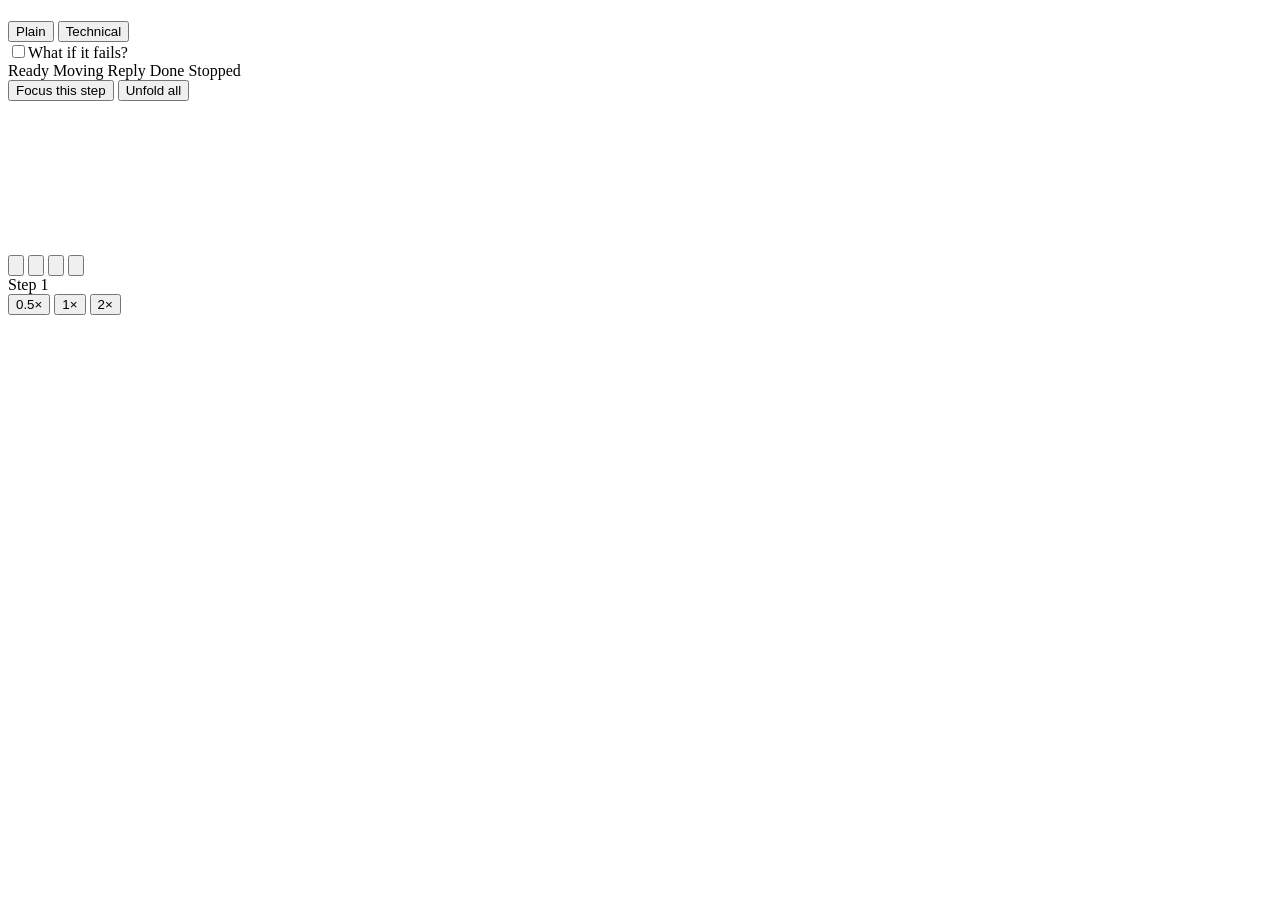
<file: interactive-sequence-explorer/template/shell.html>
<!doctype html>
<!--
Built by the interactive-sequence-explorer skill. Do not edit this file by hand:
edit the flow data and rerun build.js.
World: railway signal-box mimic panel. Each system is a track, each call a lit train
travelling its route. Lamps: white = route set, amber = moving, green = done, red = stopped.
-->
<html lang="en">
<head>
<meta charset="utf-8">
<meta name="viewport" content="width=device-width, initial-scale=1">
<title>/*__TITLE__*/</title>
<style>
/*__CSS__*/
</style>
</head>
<body>
<div class="app" id="app">
  <header class="hdr">
    <div class="hdr-title">
      <h1 id="hdrTitle"></h1>
      <p class="hdr-sub" id="hdrSub"></p>
    </div>
    <nav class="routes" id="routes" aria-label="Choose a sequence"></nav>
    <div class="hdr-tools">
      <div class="seg" role="group" aria-label="Detail level">
        <button class="seg-btn" data-level="plain" aria-pressed="true">Plain</button>
        <button class="seg-btn" data-level="tech" aria-pressed="false">Technical</button>
      </div>
      <label class="switch" id="whatifWrap" title="Insert the failure branches into the sequence">
        <input type="checkbox" id="whatif"><span class="switch-track" aria-hidden="true"></span><span class="switch-label">What if it fails?</span>
      </label>
    </div>
  </header>

  <main class="main">
    <section class="board-wrap" aria-label="Sequence diagram">
      <div class="board-head">
        <div class="board-legend" aria-label="Lamp legend">
          <span><i class="lamp l-set"></i>Ready</span>
          <span><i class="lamp l-occ"></i>Moving</span>
          <span><i class="lamp l-ret"></i>Reply</span>
          <span><i class="lamp l-done"></i>Done</span>
          <span><i class="lamp l-stop"></i>Stopped</span>
        </div>
        <div class="board-actions">
          <button class="chip-btn" id="focusLanes" aria-pressed="false" title="Fold every track this step doesn't use">Focus this step</button>
          <button class="chip-btn" id="unfoldAll">Unfold all</button>
        </div>
      </div>
      <div class="board" id="board">
        <div class="lanes" id="lanes" role="list"></div>
        <div class="tracks" id="tracks">
          <div class="studs" id="studs" role="group" aria-label="Steps"></div>
          <svg id="svg" class="svg" aria-hidden="true"></svg>
        </div>
      </div>
    </section>

    <aside class="plate" id="plate" aria-label="Step detail"></aside>
  </main>
  <div id="sr" class="sr-only" aria-live="polite"></div>

  <footer class="console" aria-label="Playback">
    <div class="lever-group">
      <button class="lever" id="btnRestart" aria-label="Restart sequence" title="Restart (Home)"><svg viewBox="0 0 24 24"><path d="M6 5v14M19 5l-9 7 9 7z"/></svg></button>
      <button class="lever" id="btnPrev" aria-label="Previous step" title="Previous (&larr;)"><svg viewBox="0 0 24 24"><path d="M16 5l-9 7 9 7z"/></svg></button>
      <button class="lever lever-main" id="btnPlay" aria-label="Play" title="Play / pause (Space)"><svg viewBox="0 0 24 24" class="ic-play"><path d="M7 4l13 8-13 8z"/></svg><svg viewBox="0 0 24 24" class="ic-pause"><path d="M7 4h4v16H7zM14 4h4v16h-4z"/></svg></button>
      <button class="lever" id="btnNext" aria-label="Next step" title="Next (&rarr;)"><svg viewBox="0 0 24 24"><path d="M8 5l9 7-9 7z"/></svg></button>
    </div>
    <div class="progress">
      <div class="progress-text"><span id="posText">Step 1</span><span id="phaseText" class="phase-text"></span></div>
      <div class="rail" id="rail" aria-hidden="true"><div class="rail-fill" id="railFill"></div></div>
    </div>
    <div class="speed seg" role="group" aria-label="Speed">
      <button class="seg-btn" data-speed="0.5" aria-pressed="false">0.5&times;</button>
      <button class="seg-btn" data-speed="1" aria-pressed="true">1&times;</button>
      <button class="seg-btn" data-speed="2" aria-pressed="false">2&times;</button>
    </div>
    <p class="kbd-hint" id="kbdHint"></p>
  </footer>
  <p class="synthetic" id="footnote"></p>
</div>
<script>
/*__DATA__*/
</script>
<script>
/*__APP__*/
</script>
</body>
</html>
</file>
